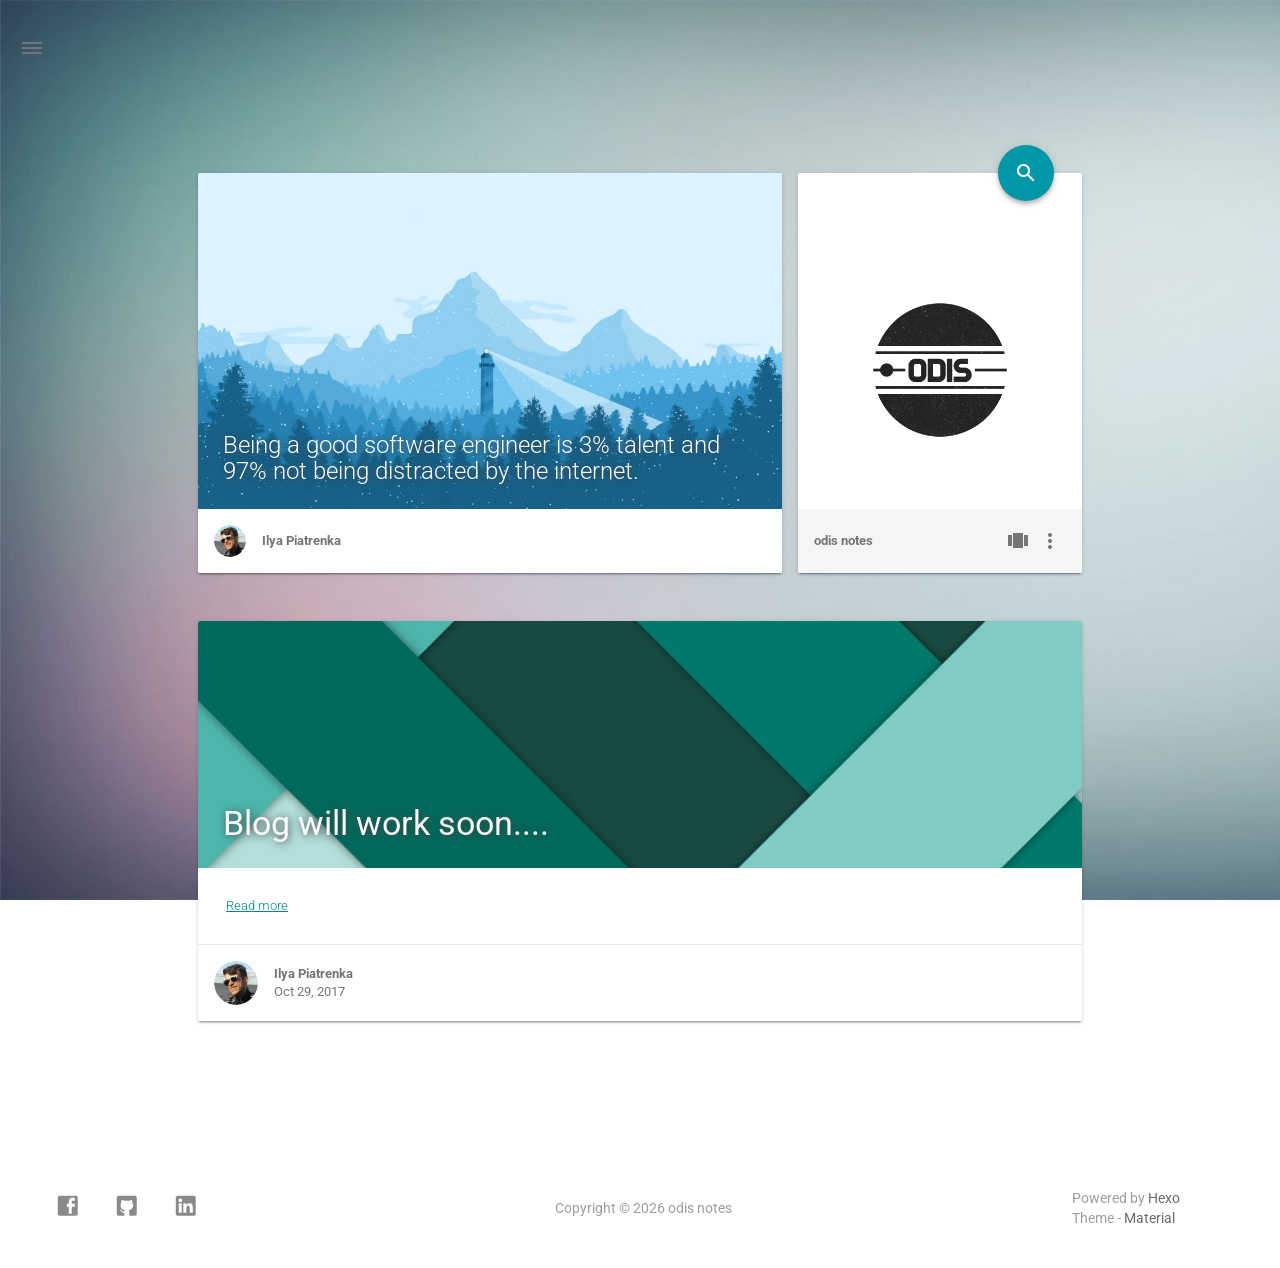
<file: index.html>
<!DOCTYPE html>
<html style="display: none;" lang="en">
    <head>
    <meta charset="utf-8">
    <!--
        © Material Theme
        https://github.com/viosey/hexo-theme-material
        Version: 1.5.0 -->
    <script>
        window.materialVersion = "1.5.0"
        // Delete localstorage with these tags
        window.oldVersion = [
            'codestartv1',
            '1.3.4',
            '1.4.0',
            '1.4.0b1'
        ]
    </script>

    <!-- dns prefetch -->
    <meta http-equiv="x-dns-prefetch-control" content="on">














    <!-- Title -->
    
    <title>
        
        odis notes
    </title>

    <!-- Meta & Info -->
    <meta http-equiv="X-UA-Compatible" content="IE=Edge,chrome=1">
    <meta name="viewport" content="width=device-width, initial-scale=1, user-scalable=no">
    <meta name="format-detection" content="telephone=no"/>
    <meta name="theme-color" content="#0097A7">
    <meta name="author" content="Ilya Piatrenka">
    <meta name="description" itemprop="description" content="odis personal blog">
    <meta name="keywords" content="webdev, JS, ES6, HTML, CSS">

    <!-- Import lsloader -->
    <script>(function(){window.lsloader={jsRunSequence:[],jsnamemap:{},cssnamemap:{}};lsloader.removeLS=function(key){try{localStorage.removeItem(key)}catch(e){}};lsloader.setLS=function(key,val){try{localStorage.setItem(key,val)}catch(e){}};lsloader.getLS=function(key){var val="";try{val=localStorage.getItem(key)}catch(e){val=""}return val};versionString="/*"+(window.materialVersion||"unknownVersion")+"*/";lsloader.clean=function(){try{var keys=[];for(var i=0;i<localStorage.length;i++){keys.push(localStorage.key(i))}keys.forEach(function(key){var data=lsloader.getLS(key);if(window.oldVersion){var remove=window.oldVersion.reduce(function(p,c){return p||data.indexOf("/*"+c+"*/")!==-1},false);if(remove){lsloader.removeLS(key)}}})}catch(e){}};lsloader.clean();lsloader.load=function(jsname,jspath,cssonload,isJs){if(typeof cssonload==="boolean"){isJs=cssonload;cssonload=undefined}isJs=isJs||false;cssonload=cssonload||function(){};var code;code=this.getLS(jsname);if(code&&code.indexOf(versionString)===-1){this.removeLS(jsname);this.requestResource(jsname,jspath,cssonload,isJs);return}if(code){var versionNumber=code.split(versionString)[0];if(versionNumber!=jspath){console.log("reload:"+jspath);this.removeLS(jsname);this.requestResource(jsname,jspath,cssonload,isJs);return}code=code.split(versionString)[1];if(isJs){this.jsRunSequence.push({name:jsname,code:code});this.runjs(jspath,jsname,code)}else{document.getElementById(jsname).appendChild(document.createTextNode(code));cssonload()}}else{this.requestResource(jsname,jspath,cssonload,isJs)}};lsloader.requestResource=function(name,path,cssonload,isJs){var that=this;if(isJs){this.iojs(path,name,function(path,name,code){that.setLS(name,path+versionString+code);that.runjs(path,name,code)})}else{this.iocss(path,name,function(code){document.getElementById(name).appendChild(document.createTextNode(code));that.setLS(name,path+versionString+code)},cssonload)}};lsloader.iojs=function(path,jsname,callback){var that=this;that.jsRunSequence.push({name:jsname,code:""});try{var xhr=new XMLHttpRequest;xhr.open("get",path,true);xhr.onreadystatechange=function(){if(xhr.readyState==4){if(xhr.status>=200&&xhr.status<300||xhr.status==304){if(xhr.response!=""){callback(path,jsname,xhr.response);return}}that.jsfallback(path,jsname)}};xhr.send(null)}catch(e){that.jsfallback(path,jsname)}};lsloader.iocss=function(path,jsname,callback,cssonload){var that=this;try{var xhr=new XMLHttpRequest;xhr.open("get",path,true);xhr.onreadystatechange=function(){if(xhr.readyState==4){if(xhr.status>=200&&xhr.status<300||xhr.status==304){if(xhr.response!=""){callback(xhr.response);cssonload();return}}that.cssfallback(path,jsname,cssonload)}};xhr.send(null)}catch(e){that.cssfallback(path,jsname,cssonload)}};lsloader.iofonts=function(path,jsname,callback,cssonload){var that=this;try{var xhr=new XMLHttpRequest;xhr.open("get",path,true);xhr.onreadystatechange=function(){if(xhr.readyState==4){if(xhr.status>=200&&xhr.status<300||xhr.status==304){if(xhr.response!=""){callback(xhr.response);cssonload();return}}that.cssfallback(path,jsname,cssonload)}};xhr.send(null)}catch(e){that.cssfallback(path,jsname,cssonload)}};lsloader.runjs=function(path,name,code){if(!!name&&!!code){for(var k in this.jsRunSequence){if(this.jsRunSequence[k].name==name){this.jsRunSequence[k].code=code}}}if(!!this.jsRunSequence[0]&&!!this.jsRunSequence[0].code&&this.jsRunSequence[0].status!="failed"){var script=document.createElement("script");script.appendChild(document.createTextNode(this.jsRunSequence[0].code));script.type="text/javascript";document.getElementsByTagName("head")[0].appendChild(script);this.jsRunSequence.shift();if(this.jsRunSequence.length>0){this.runjs()}}else if(!!this.jsRunSequence[0]&&this.jsRunSequence[0].status=="failed"){var that=this;var script=document.createElement("script");script.src=this.jsRunSequence[0].path;script.type="text/javascript";this.jsRunSequence[0].status="loading";script.onload=function(){that.jsRunSequence.shift();if(that.jsRunSequence.length>0){that.runjs()}};document.body.appendChild(script)}};lsloader.tagLoad=function(path,name){this.jsRunSequence.push({name:name,code:"",path:path,status:"failed"});this.runjs()};lsloader.jsfallback=function(path,name){if(!!this.jsnamemap[name]){return}else{this.jsnamemap[name]=name}for(var k in this.jsRunSequence){if(this.jsRunSequence[k].name==name){this.jsRunSequence[k].code="";this.jsRunSequence[k].status="failed";this.jsRunSequence[k].path=path}}this.runjs()};lsloader.cssfallback=function(path,name,cssonload){if(!!this.cssnamemap[name]){return}else{this.cssnamemap[name]=1}var link=document.createElement("link");link.type="text/css";link.href=path;link.rel="stylesheet";link.onload=link.onerror=cssonload;var root=document.getElementsByTagName("script")[0];root.parentNode.insertBefore(link,root)};lsloader.runInlineScript=function(scriptId,codeId){var code=document.getElementById(codeId).innerText;this.jsRunSequence.push({name:scriptId,code:code});this.runjs()};lsloader.loadCombo=function(jslist){var updateList="";var requestingModules={};for(var k in jslist){var LS=this.getLS(jslist[k].name);if(!!LS){var version=LS.split(versionString)[0];var code=LS.split(versionString)[1]}else{var version=""}if(version==jslist[k].path){this.jsRunSequence.push({name:jslist[k].name,code:code,path:jslist[k].path})}else{this.jsRunSequence.push({name:jslist[k].name,code:null,path:jslist[k].path,status:"comboloading"});requestingModules[jslist[k].name]=true;updateList+=(updateList==""?"":";")+jslist[k].path}}var that=this;if(!!updateList){var xhr=new XMLHttpRequest;xhr.open("get",combo+updateList,true);xhr.onreadystatechange=function(){if(xhr.readyState==4){if(xhr.status>=200&&xhr.status<300||xhr.status==304){if(xhr.response!=""){that.runCombo(xhr.response,requestingModules);return}}else{for(var i in that.jsRunSequence){if(requestingModules[that.jsRunSequence[i].name]){that.jsRunSequence[i].status="failed"}}that.runjs()}}};xhr.send(null)}this.runjs()};lsloader.runCombo=function(comboCode,requestingModules){comboCode=comboCode.split("/*combojs*/");comboCode.shift();for(var k in this.jsRunSequence){if(!!requestingModules[this.jsRunSequence[k].name]&&!!comboCode[0]){this.jsRunSequence[k].status="comboJS";this.jsRunSequence[k].code=comboCode[0];this.setLS(this.jsRunSequence[k].name,this.jsRunSequence[k].path+versionString+comboCode[0]);comboCode.shift()}}this.runjs()}})();</script>

    <!-- Import queue -->
    <script>function Queue(){this.dataStore=[];this.offer=b;this.poll=d;this.execNext=a;this.debug=false;this.startDebug=c;function b(e){if(this.debug){console.log("Offered a Queued Function.")}if(typeof e==="function"){this.dataStore.push(e)}else{console.log("You must offer a function.")}}function d(){if(this.debug){console.log("Polled a Queued Function.")}return this.dataStore.shift()}function a(){var e=this.poll();if(e!==undefined){if(this.debug){console.log("Run a Queued Function.")}e()}}function c(){this.debug=true}}var queue=new Queue();</script>

    <!-- Favicons -->
    <link rel="icon shortcut" type="image/ico" href="/img/favicon.png">
    <link rel="icon" sizes="192x192" href="/img/favicon.png">
    <link rel="apple-touch-icon" href="/img/favicon.png">

    <!--iOS -->
    <meta name="apple-mobile-web-app-title" content="Title">
    <meta name="apple-mobile-web-app-capable" content="yes">
    <meta name="apple-mobile-web-app-status-bar-style" content="black">
    <meta name="HandheldFriendly" content="True">
    <meta name="MobileOptimized" content="480">

    <!-- Add to homescreen for Chrome on Android -->
    <meta name="mobile-web-app-capable" content="yes">

    <!-- Add to homescreen for Safari on iOS -->
    <meta name="apple-mobile-web-app-capable" content="yes">
    <meta name="apple-mobile-web-app-status-bar-style" content="black">
    <meta name="apple-mobile-web-app-title" content="odis notes">

    <!-- Site Verification -->
    <meta name="google-site-verification" content="OnnzvPgieLrBfv8_fchUfKrAUrSFLVonWp3-fIS7Mv8" />
    

    <!-- RSS -->
    

    <!--[if lte IE 9]>
        <link rel="stylesheet" href="/css/ie-blocker.css">

        
            <script src="/js/ie-blocker.en.js"></script>
        
    <![endif]-->

    <!-- Import CSS -->
    
        <style id="material_css"></style><script>if(typeof window.lsLoadCSSMaxNums === "undefined")window.lsLoadCSSMaxNums = 0;window.lsLoadCSSMaxNums++;lsloader.load("material_css","/css/material.min.css?Z7a72R1E4SxzBKR/WGctOA==",function(){if(typeof window.lsLoadCSSNums === "undefined")window.lsLoadCSSNums = 0;window.lsLoadCSSNums++;if(window.lsLoadCSSNums == window.lsLoadCSSMaxNums)document.documentElement.style.display="";}, false)</script>
        <style id="style_css"></style><script>if(typeof window.lsLoadCSSMaxNums === "undefined")window.lsLoadCSSMaxNums = 0;window.lsLoadCSSMaxNums++;lsloader.load("style_css","/css/style.min.css?MKetZV3cUTfDxvMffaOezg==",function(){if(typeof window.lsLoadCSSNums === "undefined")window.lsLoadCSSNums = 0;window.lsLoadCSSNums++;if(window.lsLoadCSSNums == window.lsLoadCSSMaxNums)document.documentElement.style.display="";}, false)</script>

        
            
        

    

    

    <!-- Config CSS -->

<!-- Other Styles -->
<style>
  body, html {
    font-family: Roboto, "Helvetica Neue", Helvetica, "PingFang SC", "Hiragino Sans GB", "Microsoft YaHei", "微软雅黑", Arial, sans-serif;
    overflow-x: hidden !important;
  }
  
  code {
    font-family: Consolas, Monaco, 'Andale Mono', 'Ubuntu Mono', monospace;
  }

  a {
    color: #00838F;
  }

  .mdl-card__media,
  #search-label,
  #search-form-label:after,
  #scheme-Paradox .hot_tags-count,
  #scheme-Paradox .sidebar_archives-count,
  #scheme-Paradox .sidebar-colored .sidebar-header,
  #scheme-Paradox .sidebar-colored .sidebar-badge{
    background-color: #0097A7 !important;
  }

  /* Sidebar User Drop Down Menu Text Color */
  #scheme-Paradox .sidebar-colored .sidebar-nav>.dropdown>.dropdown-menu>li>a:hover,
  #scheme-Paradox .sidebar-colored .sidebar-nav>.dropdown>.dropdown-menu>li>a:focus {
    color: #0097A7 !important;
  }

  #post_entry-right-info,
  .sidebar-colored .sidebar-nav li:hover > a,
  .sidebar-colored .sidebar-nav li:hover > a i,
  .sidebar-colored .sidebar-nav li > a:hover,
  .sidebar-colored .sidebar-nav li > a:hover i,
  .sidebar-colored .sidebar-nav li > a:focus i,
  .sidebar-colored .sidebar-nav > .open > a,
  .sidebar-colored .sidebar-nav > .open > a:hover,
  .sidebar-colored .sidebar-nav > .open > a:focus,
  #ds-reset #ds-ctx .ds-ctx-entry .ds-ctx-head a {
    color: #0097A7 !important;
  }

  .toTop {
    background: #757575 !important;
  }

  .material-layout .material-post>.material-nav,
  .material-layout .material-index>.material-nav,
  .material-nav a {
    color: #757575;
  }

  #scheme-Paradox .MD-burger-layer {
    background-color: #757575;
  }

  #scheme-Paradox #post-toc-trigger-btn {
    color: #757575;
  }

  .post-toc a:hover {
    color: #00838F;
    text-decoration: underline;
  }

</style>


<!-- Theme Background Related-->

    <style>
      body{
        background-image: url(/img/bg.png);
      }
    </style>




<!-- Fade Effect -->

    <style>
      .fade {
        transition: all 800ms linear;
        -webkit-transform: translate3d(0,0,0);
        -moz-transform: translate3d(0,0,0);
        -ms-transform: translate3d(0,0,0);
        -o-transform: translate3d(0,0,0);
        transform: translate3d(0,0,0);
        opacity: 1;
      }

      .fade.out{
        opacity: 0;
      }
    </style>


<!-- Import Font -->
<!-- Import Roboto -->

    <link href="https://fonts.googleapis.com/css?family=Roboto:300,400,500" rel="stylesheet">


<!-- Import Material Icon -->

    <link href="https://fonts.googleapis.com/icon?family=Material+Icons" rel="stylesheet">




    <!-- Import jQuery -->
    
        <script>lsloader.load("jq_js","/js/jquery.min.js?qcusAULNeBksqffqUM2+Ig==", true)</script>
    

    <!-- The Open Graph protocol -->
    <meta property="og:url" content="http://www.odis.me">
    <meta property="og:type" content="blog">
    <meta property="og:title" content="odis notes">
    <meta property="og:image" content="http://www.odis.me/img/favicon.png" />
    <meta property="og:description" content="odis personal blog">
    

    

    <!-- The Twitter Card protocol -->
    <meta name="twitter:title" content="odis notes">
    <meta name="twitter:description" content="odis personal blog">
    <meta name="twitter:image" content="http://www.odis.me/img/favicon.png">
    <meta name="twitter:card" content="summary_large_image" />
    <meta name="twitter:url" content="http://www.odis.me" />

    <!-- Add canonical link for SEO -->
    
        <link rel="canonical" href="http://www.odis.me" />
    

    <!-- Structured-data for SEO -->
    
        
<script type="application/ld+json">
{
    "@context": "http://schema.org",
    "@type": "Website",
    "publisher": {
        "@type": "Organization",
        "name": "odis notes",
        "logo": "/img/favicon.png"
    },
    "url": "http://www.odis.me",
    "image": {
        "@type": "ImageObject",
        "url": "/img/favicon.png"
    },
    "mainEntityOfPage": {
        "@type": "WebPage",
        "@id": "http://www.odis.me"
    },
    "description": "odis personal blog"
}
</script>




    

    <!-- Analytics -->
    
        <script>
    (function(i,s,o,g,r,a,m){i['GoogleAnalyticsObject']=r;i[r]=i[r]||function(){
    (i[r].q=i[r].q||[]).push(arguments)},i[r].l=1*new Date();a=s.createElement(o),
    m=s.getElementsByTagName(o)[0];a.async=1;a.src=g;m.parentNode.insertBefore(a,m)
    })(window,document,'script','https://www.google-analytics.com/analytics.js','ga');
    ga('create', 'UA-53342195-3', 'auto');ga('send', 'pageview');
</script>
    
    
    

    <!-- Custom Head -->
    

</head>


    
        <body id="scheme-Paradox" class="lazy">
            <div class="material-layout  mdl-js-layout has-drawer is-upgraded">
                

                <!-- Main Container -->
                <main class="material-layout__content" id="main">

                    <!-- Top Anchor -->
                    <div id="top"></div>

                    
                        <!-- Hamburger Button -->
                        <button class="MD-burger-icon sidebar-toggle">
                            <span class="MD-burger-layer"></span>
                        </button>
                    

                    <!-- Index Module -->
<div class="material-index mdl-grid">
    
        <!-- Paradox Header -->
        <!-- Daily pic -->
<div class="mdl-card mdl-shadow--2dp daily-pic mdl-cell mdl-cell--8-col index-top-block">

    <!-- Pic & Slogan -->
    <div class="mdl-card__media mdl-color-text--grey-50" style="background-image:url(/img/daily_pic.png)">
        <p class="index-top-block-slogan"><a href="#">
        
            
                Being a good software engineer is 3% talent and 97% not being distracted by the internet.
            
        
        </a></p>
    </div>

    <!-- Avatar & Name -->
    <div class="mdl-card__supporting-text meta mdl-color-text--grey-600">
        <!-- Author Avatar -->
        <div id="author-avatar">
            <img src="/img/avatar.png" width="32px" height="32px" alt="avatar">
        </div>
        <div>
            <strong>Ilya Piatrenka</strong>
        </div>
    </div>
</div>

        <!-- Blog info -->
<div class="mdl-card mdl-shadow--2dp something-else mdl-cell mdl-cell--8-col mdl-cell--4-col-desktop index-top-block">

    <!-- Search -->
    




    <!-- Local -->
    <div class="mdl-textfield mdl-js-textfield mdl-textfield--expandable" method="post" action="">
        <label id="search-label" class="mdl-button mdl-js-ripple-effect mdl-js-button mdl-button--fab mdl-color--accent mdl-shadow--4dp" for="search">
            <i class="material-icons mdl-color-text--white" role="presentation">search</i>
        </label>

        <form autocomplete="off" id="search-form" class="mdl-textfield__expandable-holder">
            <input type="text" id="search" class="form-control mdl-textfield__input search-input" name="q" results="0" placeholder=""/>
            <label id="search-form-label" class="mdl-textfield__label" for="search"></label>
        </form>
    </div>
    <div id="local-search-result"></div>



    <!-- LOGO -->
    <div class="something-else-logo mdl-color--white mdl-color-text--grey-600">
        <a href="#" target="_blank">
            <img src="/img/logo.png" alt="logo" />
        </a>
    </div>

    <!-- Infomation -->
    <div class="mdl-card__supporting-text meta meta--fill mdl-color-text--grey-600">
        <!-- Blog Title -->
        <div>
            <strong>odis notes</strong>
        </div>
        <div class="section-spacer"></div>

        <!-- Pages -->
        <button id="show-pages-button" class="mdl-button mdl-js-button mdl-js-ripple-effect mdl-button--icon">
            <i class="material-icons" role="presentation">view_carousel</i>
            <span class="visuallyhidden">Pages</span>
        </button>
        <ul class="mdl-menu mdl-js-menu mdl-menu--bottom-right" for="show-pages-button">
            
                <a class="index_share-link" href="/about" title="About">
                    <li class="mdl-menu__item mdl-js-ripple-effect">
                        About
                    </li>
                </a>
            
        </ul>

        <!-- Menu -->
        <button id="menubtn" class="mdl-button mdl-js-button mdl-js-ripple-effect mdl-button--icon">
            <i class="material-icons" role="presentation">more_vert</i>
            <span class="visuallyhidden">show menu</span>
        </button>
        <ul class="mdl-menu mdl-js-menu mdl-menu--bottom-right" for="menubtn">
            

            

            

            
                <a class="index_share-link" href="https://twitter.com/intent/tweet?text=odis notes&url=http://www.odis.me&via=Ilya Piatrenka" target="_blank">
                    <li class="mdl-menu__item mdl-js-ripple-effect">
                        Share to Twitter
                    </li>
                </a>
            

            
                <a class="index_share-link" href="https://www.facebook.com/sharer/sharer.php?u=http://www.odis.me" target="_blank">
                    <li class="mdl-menu__item mdl-js-ripple-effect">
                        Share to Facebook
                    </li>
                </a>
            

            
                <a class="index_share-link" href="https://plus.google.com/share?url=http://www.odis.me" target="_blank">
                    <li class="mdl-menu__item mdl-js-ripple-effect">
                        Share to Google+
                    </li>
                </a>
            

            

            

            
        </ul>
    </div>
</div>

    
    <div class="locate-thumbnail-symbol"></div>

    <!-- Pin on top -->
    

    <!-- Normal Post -->
    
        
            
                <!-- Paradox Thumbnail -->
                <div class="post_entry-module mdl-card mdl-shadow--2dp mdl-cell mdl-cell--12-col fade out">
    <!-- Post Thumbnail -->
    
        
            <!-- Random Thumbnail -->
            <div class="post_thumbnail-random mdl-card__media mdl-color-text--grey-50">
        
    

        <!-- Post Title -->
        <p class="article-headline-p"><a href="/2017/10/29/work-soon/">Blog will work soon....</a></p>
    </div>

    <!-- Post Excerpt -->
    <div class="mdl-color-text--grey-600 mdl-card__supporting-text post_entry-content">
        
            
        
        &nbsp;&nbsp;&nbsp;
        <span>
            <a href="/2017/10/29/work-soon/" target="_self">Read more</a>
        </span>
    </div>
    <!-- Post_entry Info-->
    <div id="post_entry-info">
        <div id="post_entry-left-info" class="mdl-card__supporting-text meta mdl-color-text--grey-600 ">
            <!-- Author Avatar -->
            <div id="author-avatar">
                <img src="/img/avatar.png" width="44px" height="44px" alt="Ilya Piatrenka's avatar">
            </div>
            <div>
                <strong>Ilya Piatrenka</strong>
                <span>Oct 29, 2017</span>
            </div>
        </div>
        <div id="post_entry-right-info">
          

            

            

            <!-- Post Views -->
            <span class="post_entry-views">
            </span>
        </div>
    </div>
</div>

            
            
        
    

    

    
        <script type="text/ls-javascript" id="thumbnail-script">
    var randomNum;

    var locatePost = $('.locate-thumbnail-symbol').next();
    for(var i = 0; i < 10; i++) {
        randomNum = Math.floor(Math.random() * 19 + 1);

        locatePost.children('.post_thumbnail-random').attr('id', 'random_thumbnail-'+randomNum);
        locatePost.children('.post_thumbnail-random').attr('data-original', '/img/random/material-' + randomNum + '.png');
    $('.post_thumbnail-random').addClass('lazy');

        locatePost = locatePost.next();
    }
</script>

    
</div>


                    
                        <!-- Overlay For Active Sidebar -->
<div class="sidebar-overlay"></div>

<!-- Material sidebar -->
<aside id="sidebar" class="sidebar sidebar-colored sidebar-fixed-left" role="navigation">
    <div id="sidebar-main">
        <!-- Sidebar Header -->
        <div class="sidebar-header header-cover" style="background-image: url(/img/sidebar_header.png);">
    <!-- Top bar -->
    <div class="top-bar"></div>

    <!-- Sidebar toggle button -->
    <button type="button" class="sidebar-toggle mdl-button mdl-js-button mdl-js-ripple-effect mdl-button--icon" style="display: initial;" data-upgraded=",MaterialButton,MaterialRipple">
        <i class="material-icons">clear_all</i>
        <span class="mdl-button__ripple-container">
            <span class="mdl-ripple">
            </span>
        </span>
    </button>

    <!-- Sidebar Avatar -->
    <div class="sidebar-image">
        <img src="/img/avatar.png" alt="Ilya Piatrenka's avatar">
    </div>

    <!-- Sidebar Email -->
    <a data-toggle="dropdown" class="sidebar-brand" href="#settings-dropdown">
        petrenko.ilia@gmail.com
        <b class="caret"></b>
    </a>
</div>


        <!-- Sidebar Navigation  -->
        <ul class="nav sidebar-nav">
    <!-- User dropdown  -->
    <li class="dropdown">
        <ul id="settings-dropdown" class="dropdown-menu">
            
                <li>
                    <a href="mailto:petrenko.ilia@gmail.com" target="_blank" title="Email Me">
                        
                            <i class="material-icons sidebar-material-icons sidebar-indent-left1pc-element">email</i>
                        
                        Email Me
                    </a>
                </li>
            
        </ul>
    </li>

    <!-- Homepage -->
    
        <li id="sidebar-first-li">
            <a href="/">
                
                    <i class="material-icons sidebar-material-icons">home</i>
                
                Home
            </a>
        </li>
        
    

    <!-- Archives  -->
    
        <li class="dropdown">
            <a href="#" class="ripple-effect dropdown-toggle" data-toggle="dropdown">
                
                    <i class="material-icons sidebar-material-icons">inbox</i>
                
                    Archives
                <b class="caret"></b>
            </a>
            <ul class="dropdown-menu">
            <li>
                <a class="sidebar_archives-link" href="/archives/2017/10/">October 2017<span class="sidebar_archives-count">1</span></a>
            </ul>
        </li>
        
    

    <!-- Categories  -->
    

    <!-- Pages  -->
    
        <li>
            <a href="/about" title="About">
                
                    <i class="material-icons sidebar-material-icons">person</i>
                
                About
            </a>
        </li>
        
    

    <!-- Article Number  -->
    
</ul>


        <!-- Sidebar Footer -->
        <!--
I'm glad you use this theme, the development is no so easy, I hope you can keep the copyright, I will thank you so much.
If you still want to delete the copyrights, could you still retain the first one? Which namely "Theme Material"
It will not impact the appearance and can give developers a lot of support :)

很高兴您使用并喜欢该主题，开发不易 十分谢谢与希望您可以保留一下版权声明。
如果您仍然想删除的话 能否只保留第一项呢？即 "Theme Material"
它不会影响美观并可以给开发者很大的支持和动力。 :)
-->

<!-- Sidebar Divider -->

    <div class="sidebar-divider"></div>


<!-- Theme Material -->

    <a href="https://github.com/viosey/hexo-theme-material"  class="sidebar-footer-text-a" target="_blank">
        <div class="sidebar-text mdl-button mdl-js-button mdl-js-ripple-effect sidebar-footer-text-div" data-upgraded=",MaterialButton,MaterialRipple">
            Theme - Material
            <span class="sidebar-badge badge-circle">i</span>
        </div>
    </a>


<!-- Help & Support -->
<!--

-->

<!-- Feedback -->
<!--

-->

<!-- About Theme -->
<!--

-->

    </div>

    <!-- Sidebar Image -->
    

</aside>

                    

                    
                        <!-- Footer Top Button -->
                        <div id="back-to-top" class="toTop-wrap">
    <a href="#top" class="toTop">
        <i class="material-icons footer_top-i">expand_less</i>
    </a>
</div>

                    

                    <!--Footer-->
<footer class="mdl-mini-footer" id="bottom">
    
        <!-- Paradox Footer Left Section -->
        <div class="mdl-mini-footer--left-section sns-list">
    <!-- Twitter -->
    

    <!-- Facebook -->
    
        <a href="https://www.facebook.com/piatrenka.ilia" target="_blank">
            <button class="mdl-mini-footer--social-btn social-btn footer-sns-facebook">
                <span class="visuallyhidden">Facebook</span>
            </button><!--
     --></a>
    

    <!-- Google + -->
    

    <!-- Weibo -->
    

    <!-- Instagram -->
    

    <!-- Tumblr -->
    

    <!-- Github -->
    
        <a href="https://github.com/odisei369" target="_blank">
            <button class="mdl-mini-footer--social-btn social-btn footer-sns-github">
                <span class="visuallyhidden">Github</span>
            </button><!--
     --></a>
    

    <!-- LinkedIn -->
    
        <a href="https://www.linkedin.com/in/ilya-piatrenka-00a25ab8/" target="_blank">
            <button class="mdl-mini-footer--social-btn social-btn footer-sns-linkedin">
                <span class="visuallyhidden">LinkedIn</span>
            </button><!--
     --></a>
    

    <!-- Zhihu -->
    

    <!-- Bilibili -->
    

    <!-- Telegram -->
    
    
    <!-- V2EX -->
    
</div>


        <!--Copyright-->
        <div id="copyright">
            Copyright&nbsp;©<script type="text/javascript">var fd = new Date();document.write("&nbsp;" + fd.getFullYear() + "&nbsp;");</script>odis notes
            
        </div>

        <!-- Paradox Footer Right Section -->

        <!--
        I am glad you use this theme, the development is no so easy, I hope you can keep the copyright.
        It will not impact the appearance and can give developers a lot of support :)

        很高兴您使用该主题，开发不易，希望您可以保留一下版权声明。
        它不会影响美观并可以给开发者很大的支持。 :)
        -->

        <div class="mdl-mini-footer--right-section">
            <div>
                <div class="footer-develop-div">Powered by <a href="https://hexo.io" target="_blank" class="footer-develop-a">Hexo</a></div>
                <div class="footer-develop-div">Theme - <a href="https://github.com/viosey/hexo-theme-material" target="_blank" class="footer-develop-a">Material</a></div>
            </div>
        </div>
    
</footer>


                    <!-- Import JS File -->

    <script>lsloader.load("lazyload_js","/js/lazyload.min.js?1BcfzuNXqV+ntF6gq+5X3Q==", true)</script>



    <script>lsloader.load("js_js","/js/js.min.js?V/53wGualMuiPM3xoetD5Q==", true)</script>



    <script>lsloader.load("np_js","/js/nprogress.js?pl3Qhb9lvqR1FlyLUna1Yw==", true)</script>


<script type="text/ls-javascript" id="NProgress-script">
    NProgress.configure({
        showSpinner: true
    });
    NProgress.start();
    $('#nprogress .bar').css({
        'background': '#29d'
    });
    $('#nprogress .peg').css({
        'box-shadow': '0 0 10px #29d, 0 0 15px #29d'
    });
    $('#nprogress .spinner-icon').css({
        'border-top-color': '#29d',
        'border-left-color': '#29d'
    });
    setTimeout(function() {
        NProgress.done();
        $('.fade').removeClass('out');
    }, 800);
</script>









   <!-- 使用 DISQUS js 代码 -->





    <!-- Swiftye -->
    

    <!-- Local Search-->
    
        <script type="text/ls-javascript" id="search-local-js-script">
    var searchFunc = function(path, search_id, content_id) {
        'use strict';
        $.ajax({
            url: path,
            dataType: 'xml',
            success: function( xmlResponse ) {
                // get the contents from search data
                var datas = $( 'entry', xmlResponse ).map(function() {
                    return {
                        title: $( 'title', this ).text(),
                        content: $('content',this).text(),
                        url: $( 'url' , this).text()
                    };
                }).get();
                var $input = document.getElementById(search_id);
                var $resultContent = document.getElementById(content_id);
                $input.addEventListener('input', function() {
                    var str='<ul class=\"search-result-list\">';
                    var keywords = this.value.trim().toLowerCase().split(/[\s\-]+/);
                    $resultContent.innerHTML = '';
                    if (this.value.trim().length <= 0) {
                        return;
                    }
                    // perform local searching
                    datas.forEach(function(data) {
                        var isMatch = true;
                        var content_index = [];
                        var data_title = data.title.trim().toLowerCase();
                        var data_content = data.content.trim().replace(/<[^>]+>/g,'').toLowerCase();
                        var data_url = data.url;
                        var index_title = -1;
                        var index_content = -1;
                        var first_occur = -1;
                        // only match artiles with not empty titles and contents
                        if(data_title !== '' && data_content !== '') {
                            keywords.forEach(function(keyword, i) {
                                index_title = data_title.indexOf(keyword);
                                index_content = data_content.indexOf(keyword);
                                if( index_title < 0 && index_content < 0 ) {
                                    isMatch = false;
                                } else {
                                    if (index_content < 0) {
                                        index_content = 0;
                                    }
                                    if (i === 0) {
                                        first_occur = index_content;
                                    }
                                }
                            });
                        }
                        // show search results
                        if (isMatch) {
                            str += '<li><a href="'+ data_url +'" class="search-result-title" target="_blank">'+ data_title;
                            var content = data.content.trim().replace(/<[^>]+>/g, '');
                            if (first_occur >= 0) {
                                // cut out characters
                                var start = first_occur - 6;
                                var end = first_occur + 6;
                                if (start < 0) {
                                    start = 0;
                                }
                                if (start === 0) {
                                    end = 10;
                                }
                                if (end > content.length) {
                                    end = content.length;
                                }
                                var match_content = content.substr(start, end);
                                // highlight all keywords
                                keywords.forEach(function(keyword) {
                                    var regS = new RegExp(keyword, 'gi');
                                    match_content = match_content.replace(regS, '<em class="search-keyword">'+keyword+'</em>');
                                })
                                str += '<p class="search-result">' + match_content + '...</p>' +'</a>';
                            }
                        }
                    });
                    $resultContent.innerHTML = str;
                });
            }
        });
    }
</script>


        <script type="text/ls-javascript" id="search-input-script">
            var inputArea = document.querySelector('#search');
            var getSearchFile = function() {
                var path = 'search.xml';
                searchFunc(path, 'search', 'local-search-result');
            }

            if(inputArea) {
                inputArea.onfocus = function() {
                    getSearchFile();
                }
            }
        </script>
    


<!-- UC Browser Compatible -->
<script>
	var agent = navigator.userAgent.toLowerCase();
	if(agent.indexOf('ucbrowser')>0) {
		document.write('<link rel="stylesheet" href="/css/uc.css">');
	   alert('由于 UC 浏览器使用极旧的内核，而本网站使用了一些新的特性。\n为了您能更好的浏览，推荐使用 Chrome 或 Firefox 浏览器。');
	}
</script>

<!-- Import prettify js  -->

    



<!-- Window Load -->
<!-- add class for prettify -->
<script type="text/ls-javascript" id="window-load">
    $(window).on('load', function() {
        // Post_Toc parent position fixed
        $('.post-toc-wrap').parent('.mdl-menu__container').css('position', 'fixed');
    });

    
        
    
    
</script>

<!-- MathJax Load-->


<!-- Bing Background -->


<script type="text/ls-javascript" id="lazy-load">
    // Offer LazyLoad
    queue.offer(function(){
        $('.lazy').lazyload({
            effect : 'show'
        });
    });

    // Start Queue
    $(document).ready(function(){
        setInterval(function(){
            queue.execNext();
        },200);
    });
</script>

<!-- Custom Footer -->



<script>
    (function(){
        var scriptList = document.querySelectorAll('script[type="text/ls-javascript"]')

        for (var i = 0; i < scriptList.length; ++i) {
            var item = scriptList[i];
            lsloader.runInlineScript(item.id,item.id);
        }
    })()
console.log('\n %c © Material Theme | Version: 1.5.0 | https://github.com/viosey/hexo-theme-material %c \n', 'color:#455a64;background:#e0e0e0;padding:5px 0;border-top-left-radius:5px;border-bottom-left-radius:5px;', 'color:#455a64;background:#e0e0e0;padding:5px 0;border-top-right-radius:5px;border-bottom-right-radius:5px;');
</script>

                </main>
            </div>
        </body>
    
</html>
</file>
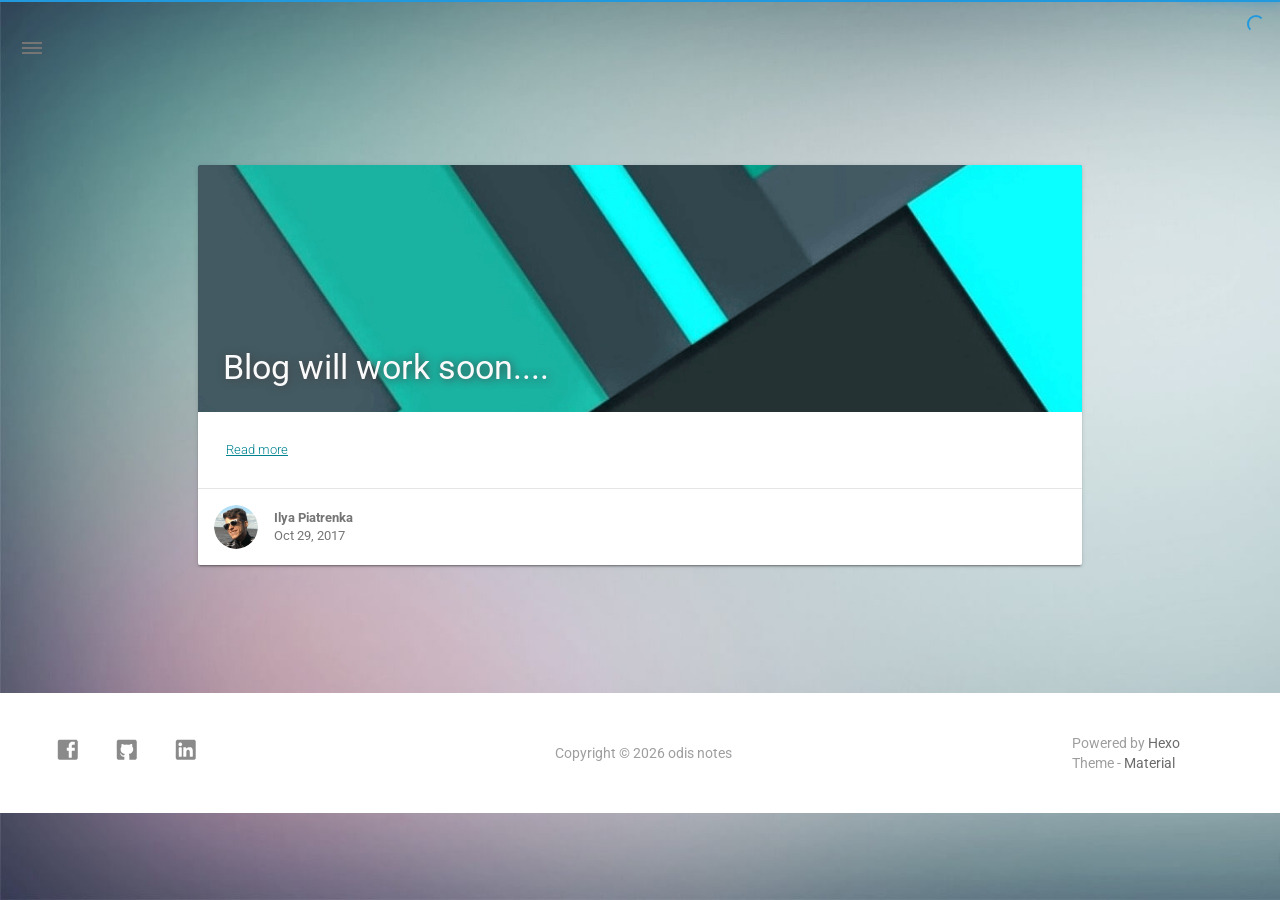
<file: archives/index.html>
<!DOCTYPE html>
<html style="display: none;" lang="en">
    <head>
    <meta charset="utf-8">
    <!--
        © Material Theme
        https://github.com/viosey/hexo-theme-material
        Version: 1.5.0 -->
    <script>
        window.materialVersion = "1.5.0"
        // Delete localstorage with these tags
        window.oldVersion = [
            'codestartv1',
            '1.3.4',
            '1.4.0',
            '1.4.0b1'
        ]
    </script>

    <!-- dns prefetch -->
    <meta http-equiv="x-dns-prefetch-control" content="on">














    <!-- Title -->
    
    <title>
        
            Archives | 
        
        odis notes
    </title>

    <!-- Meta & Info -->
    <meta http-equiv="X-UA-Compatible" content="IE=Edge,chrome=1">
    <meta name="viewport" content="width=device-width, initial-scale=1, user-scalable=no">
    <meta name="format-detection" content="telephone=no"/>
    <meta name="theme-color" content="#0097A7">
    <meta name="author" content="Ilya Piatrenka">
    <meta name="description" itemprop="description" content="odis personal blog">
    <meta name="keywords" content="webdev, JS, ES6, HTML, CSS">

    <!-- Import lsloader -->
    <script>(function(){window.lsloader={jsRunSequence:[],jsnamemap:{},cssnamemap:{}};lsloader.removeLS=function(key){try{localStorage.removeItem(key)}catch(e){}};lsloader.setLS=function(key,val){try{localStorage.setItem(key,val)}catch(e){}};lsloader.getLS=function(key){var val="";try{val=localStorage.getItem(key)}catch(e){val=""}return val};versionString="/*"+(window.materialVersion||"unknownVersion")+"*/";lsloader.clean=function(){try{var keys=[];for(var i=0;i<localStorage.length;i++){keys.push(localStorage.key(i))}keys.forEach(function(key){var data=lsloader.getLS(key);if(window.oldVersion){var remove=window.oldVersion.reduce(function(p,c){return p||data.indexOf("/*"+c+"*/")!==-1},false);if(remove){lsloader.removeLS(key)}}})}catch(e){}};lsloader.clean();lsloader.load=function(jsname,jspath,cssonload,isJs){if(typeof cssonload==="boolean"){isJs=cssonload;cssonload=undefined}isJs=isJs||false;cssonload=cssonload||function(){};var code;code=this.getLS(jsname);if(code&&code.indexOf(versionString)===-1){this.removeLS(jsname);this.requestResource(jsname,jspath,cssonload,isJs);return}if(code){var versionNumber=code.split(versionString)[0];if(versionNumber!=jspath){console.log("reload:"+jspath);this.removeLS(jsname);this.requestResource(jsname,jspath,cssonload,isJs);return}code=code.split(versionString)[1];if(isJs){this.jsRunSequence.push({name:jsname,code:code});this.runjs(jspath,jsname,code)}else{document.getElementById(jsname).appendChild(document.createTextNode(code));cssonload()}}else{this.requestResource(jsname,jspath,cssonload,isJs)}};lsloader.requestResource=function(name,path,cssonload,isJs){var that=this;if(isJs){this.iojs(path,name,function(path,name,code){that.setLS(name,path+versionString+code);that.runjs(path,name,code)})}else{this.iocss(path,name,function(code){document.getElementById(name).appendChild(document.createTextNode(code));that.setLS(name,path+versionString+code)},cssonload)}};lsloader.iojs=function(path,jsname,callback){var that=this;that.jsRunSequence.push({name:jsname,code:""});try{var xhr=new XMLHttpRequest;xhr.open("get",path,true);xhr.onreadystatechange=function(){if(xhr.readyState==4){if(xhr.status>=200&&xhr.status<300||xhr.status==304){if(xhr.response!=""){callback(path,jsname,xhr.response);return}}that.jsfallback(path,jsname)}};xhr.send(null)}catch(e){that.jsfallback(path,jsname)}};lsloader.iocss=function(path,jsname,callback,cssonload){var that=this;try{var xhr=new XMLHttpRequest;xhr.open("get",path,true);xhr.onreadystatechange=function(){if(xhr.readyState==4){if(xhr.status>=200&&xhr.status<300||xhr.status==304){if(xhr.response!=""){callback(xhr.response);cssonload();return}}that.cssfallback(path,jsname,cssonload)}};xhr.send(null)}catch(e){that.cssfallback(path,jsname,cssonload)}};lsloader.iofonts=function(path,jsname,callback,cssonload){var that=this;try{var xhr=new XMLHttpRequest;xhr.open("get",path,true);xhr.onreadystatechange=function(){if(xhr.readyState==4){if(xhr.status>=200&&xhr.status<300||xhr.status==304){if(xhr.response!=""){callback(xhr.response);cssonload();return}}that.cssfallback(path,jsname,cssonload)}};xhr.send(null)}catch(e){that.cssfallback(path,jsname,cssonload)}};lsloader.runjs=function(path,name,code){if(!!name&&!!code){for(var k in this.jsRunSequence){if(this.jsRunSequence[k].name==name){this.jsRunSequence[k].code=code}}}if(!!this.jsRunSequence[0]&&!!this.jsRunSequence[0].code&&this.jsRunSequence[0].status!="failed"){var script=document.createElement("script");script.appendChild(document.createTextNode(this.jsRunSequence[0].code));script.type="text/javascript";document.getElementsByTagName("head")[0].appendChild(script);this.jsRunSequence.shift();if(this.jsRunSequence.length>0){this.runjs()}}else if(!!this.jsRunSequence[0]&&this.jsRunSequence[0].status=="failed"){var that=this;var script=document.createElement("script");script.src=this.jsRunSequence[0].path;script.type="text/javascript";this.jsRunSequence[0].status="loading";script.onload=function(){that.jsRunSequence.shift();if(that.jsRunSequence.length>0){that.runjs()}};document.body.appendChild(script)}};lsloader.tagLoad=function(path,name){this.jsRunSequence.push({name:name,code:"",path:path,status:"failed"});this.runjs()};lsloader.jsfallback=function(path,name){if(!!this.jsnamemap[name]){return}else{this.jsnamemap[name]=name}for(var k in this.jsRunSequence){if(this.jsRunSequence[k].name==name){this.jsRunSequence[k].code="";this.jsRunSequence[k].status="failed";this.jsRunSequence[k].path=path}}this.runjs()};lsloader.cssfallback=function(path,name,cssonload){if(!!this.cssnamemap[name]){return}else{this.cssnamemap[name]=1}var link=document.createElement("link");link.type="text/css";link.href=path;link.rel="stylesheet";link.onload=link.onerror=cssonload;var root=document.getElementsByTagName("script")[0];root.parentNode.insertBefore(link,root)};lsloader.runInlineScript=function(scriptId,codeId){var code=document.getElementById(codeId).innerText;this.jsRunSequence.push({name:scriptId,code:code});this.runjs()};lsloader.loadCombo=function(jslist){var updateList="";var requestingModules={};for(var k in jslist){var LS=this.getLS(jslist[k].name);if(!!LS){var version=LS.split(versionString)[0];var code=LS.split(versionString)[1]}else{var version=""}if(version==jslist[k].path){this.jsRunSequence.push({name:jslist[k].name,code:code,path:jslist[k].path})}else{this.jsRunSequence.push({name:jslist[k].name,code:null,path:jslist[k].path,status:"comboloading"});requestingModules[jslist[k].name]=true;updateList+=(updateList==""?"":";")+jslist[k].path}}var that=this;if(!!updateList){var xhr=new XMLHttpRequest;xhr.open("get",combo+updateList,true);xhr.onreadystatechange=function(){if(xhr.readyState==4){if(xhr.status>=200&&xhr.status<300||xhr.status==304){if(xhr.response!=""){that.runCombo(xhr.response,requestingModules);return}}else{for(var i in that.jsRunSequence){if(requestingModules[that.jsRunSequence[i].name]){that.jsRunSequence[i].status="failed"}}that.runjs()}}};xhr.send(null)}this.runjs()};lsloader.runCombo=function(comboCode,requestingModules){comboCode=comboCode.split("/*combojs*/");comboCode.shift();for(var k in this.jsRunSequence){if(!!requestingModules[this.jsRunSequence[k].name]&&!!comboCode[0]){this.jsRunSequence[k].status="comboJS";this.jsRunSequence[k].code=comboCode[0];this.setLS(this.jsRunSequence[k].name,this.jsRunSequence[k].path+versionString+comboCode[0]);comboCode.shift()}}this.runjs()}})();</script>

    <!-- Import queue -->
    <script>function Queue(){this.dataStore=[];this.offer=b;this.poll=d;this.execNext=a;this.debug=false;this.startDebug=c;function b(e){if(this.debug){console.log("Offered a Queued Function.")}if(typeof e==="function"){this.dataStore.push(e)}else{console.log("You must offer a function.")}}function d(){if(this.debug){console.log("Polled a Queued Function.")}return this.dataStore.shift()}function a(){var e=this.poll();if(e!==undefined){if(this.debug){console.log("Run a Queued Function.")}e()}}function c(){this.debug=true}}var queue=new Queue();</script>

    <!-- Favicons -->
    <link rel="icon shortcut" type="image/ico" href="/img/favicon.png">
    <link rel="icon" sizes="192x192" href="/img/favicon.png">
    <link rel="apple-touch-icon" href="/img/favicon.png">

    <!--iOS -->
    <meta name="apple-mobile-web-app-title" content="Title">
    <meta name="apple-mobile-web-app-capable" content="yes">
    <meta name="apple-mobile-web-app-status-bar-style" content="black">
    <meta name="HandheldFriendly" content="True">
    <meta name="MobileOptimized" content="480">

    <!-- Add to homescreen for Chrome on Android -->
    <meta name="mobile-web-app-capable" content="yes">

    <!-- Add to homescreen for Safari on iOS -->
    <meta name="apple-mobile-web-app-capable" content="yes">
    <meta name="apple-mobile-web-app-status-bar-style" content="black">
    <meta name="apple-mobile-web-app-title" content="odis notes">

    <!-- Site Verification -->
    <meta name="google-site-verification" content="OnnzvPgieLrBfv8_fchUfKrAUrSFLVonWp3-fIS7Mv8" />
    

    <!-- RSS -->
    

    <!--[if lte IE 9]>
        <link rel="stylesheet" href="/css/ie-blocker.css">

        
            <script src="/js/ie-blocker.en.js"></script>
        
    <![endif]-->

    <!-- Import CSS -->
    
        <style id="material_css"></style><script>if(typeof window.lsLoadCSSMaxNums === "undefined")window.lsLoadCSSMaxNums = 0;window.lsLoadCSSMaxNums++;lsloader.load("material_css","/css/material.min.css?Z7a72R1E4SxzBKR/WGctOA==",function(){if(typeof window.lsLoadCSSNums === "undefined")window.lsLoadCSSNums = 0;window.lsLoadCSSNums++;if(window.lsLoadCSSNums == window.lsLoadCSSMaxNums)document.documentElement.style.display="";}, false)</script>
        <style id="style_css"></style><script>if(typeof window.lsLoadCSSMaxNums === "undefined")window.lsLoadCSSMaxNums = 0;window.lsLoadCSSMaxNums++;lsloader.load("style_css","/css/style.min.css?MKetZV3cUTfDxvMffaOezg==",function(){if(typeof window.lsLoadCSSNums === "undefined")window.lsLoadCSSNums = 0;window.lsLoadCSSNums++;if(window.lsLoadCSSNums == window.lsLoadCSSMaxNums)document.documentElement.style.display="";}, false)</script>

        
            
        

    

    

    <!-- Config CSS -->

<!-- Other Styles -->
<style>
  body, html {
    font-family: Roboto, "Helvetica Neue", Helvetica, "PingFang SC", "Hiragino Sans GB", "Microsoft YaHei", "微软雅黑", Arial, sans-serif;
    overflow-x: hidden !important;
  }
  
  code {
    font-family: Consolas, Monaco, 'Andale Mono', 'Ubuntu Mono', monospace;
  }

  a {
    color: #00838F;
  }

  .mdl-card__media,
  #search-label,
  #search-form-label:after,
  #scheme-Paradox .hot_tags-count,
  #scheme-Paradox .sidebar_archives-count,
  #scheme-Paradox .sidebar-colored .sidebar-header,
  #scheme-Paradox .sidebar-colored .sidebar-badge{
    background-color: #0097A7 !important;
  }

  /* Sidebar User Drop Down Menu Text Color */
  #scheme-Paradox .sidebar-colored .sidebar-nav>.dropdown>.dropdown-menu>li>a:hover,
  #scheme-Paradox .sidebar-colored .sidebar-nav>.dropdown>.dropdown-menu>li>a:focus {
    color: #0097A7 !important;
  }

  #post_entry-right-info,
  .sidebar-colored .sidebar-nav li:hover > a,
  .sidebar-colored .sidebar-nav li:hover > a i,
  .sidebar-colored .sidebar-nav li > a:hover,
  .sidebar-colored .sidebar-nav li > a:hover i,
  .sidebar-colored .sidebar-nav li > a:focus i,
  .sidebar-colored .sidebar-nav > .open > a,
  .sidebar-colored .sidebar-nav > .open > a:hover,
  .sidebar-colored .sidebar-nav > .open > a:focus,
  #ds-reset #ds-ctx .ds-ctx-entry .ds-ctx-head a {
    color: #0097A7 !important;
  }

  .toTop {
    background: #757575 !important;
  }

  .material-layout .material-post>.material-nav,
  .material-layout .material-index>.material-nav,
  .material-nav a {
    color: #757575;
  }

  #scheme-Paradox .MD-burger-layer {
    background-color: #757575;
  }

  #scheme-Paradox #post-toc-trigger-btn {
    color: #757575;
  }

  .post-toc a:hover {
    color: #00838F;
    text-decoration: underline;
  }

</style>


<!-- Theme Background Related-->

    <style>
      body{
        background-image: url(/img/bg.png);
      }
    </style>




<!-- Fade Effect -->

    <style>
      .fade {
        transition: all 800ms linear;
        -webkit-transform: translate3d(0,0,0);
        -moz-transform: translate3d(0,0,0);
        -ms-transform: translate3d(0,0,0);
        -o-transform: translate3d(0,0,0);
        transform: translate3d(0,0,0);
        opacity: 1;
      }

      .fade.out{
        opacity: 0;
      }
    </style>


<!-- Import Font -->
<!-- Import Roboto -->

    <link href="https://fonts.googleapis.com/css?family=Roboto:300,400,500" rel="stylesheet">


<!-- Import Material Icon -->

    <link href="https://fonts.googleapis.com/icon?family=Material+Icons" rel="stylesheet">




    <!-- Import jQuery -->
    
        <script>lsloader.load("jq_js","/js/jquery.min.js?qcusAULNeBksqffqUM2+Ig==", true)</script>
    

    <!-- The Open Graph protocol -->
    <meta property="og:url" content="http://www.odis.me">
    <meta property="og:type" content="blog">
    <meta property="og:title" content="Archives | odis notes">
    <meta property="og:image" content="http://www.odis.me/img/favicon.png" />
    <meta property="og:description" content="odis personal blog">
    

    

    <!-- The Twitter Card protocol -->
    <meta name="twitter:title" content="Archives | odis notes">
    <meta name="twitter:description" content="odis personal blog">
    <meta name="twitter:image" content="http://www.odis.me/img/favicon.png">
    <meta name="twitter:card" content="summary_large_image" />
    <meta name="twitter:url" content="http://www.odis.me" />

    <!-- Add canonical link for SEO -->
    
        <link rel="canonical" href="http://www.odis.me/archives/index.html" />
    

    <!-- Structured-data for SEO -->
    
        



    

    <!-- Analytics -->
    
        <script>
    (function(i,s,o,g,r,a,m){i['GoogleAnalyticsObject']=r;i[r]=i[r]||function(){
    (i[r].q=i[r].q||[]).push(arguments)},i[r].l=1*new Date();a=s.createElement(o),
    m=s.getElementsByTagName(o)[0];a.async=1;a.src=g;m.parentNode.insertBefore(a,m)
    })(window,document,'script','https://www.google-analytics.com/analytics.js','ga');
    ga('create', 'UA-53342195-3', 'auto');ga('send', 'pageview');
</script>
    
    
    

    <!-- Custom Head -->
    

</head>


    
        <body id="scheme-Paradox" class="lazy">
            <div class="material-layout  mdl-js-layout has-drawer is-upgraded">
                

                <!-- Main Container -->
                <main class="material-layout__content" id="main">

                    <!-- Top Anchor -->
                    <div id="top"></div>

                    
                        <!-- Hamburger Button -->
                        <button class="MD-burger-icon sidebar-toggle">
                            <span class="MD-burger-layer"></span>
                        </button>
                    

                    <!-- Index Module -->
<div class="material-index mdl-grid">
    
    <div class="locate-thumbnail-symbol"></div>

    <!-- Pin on top -->
    

    <!-- Normal Post -->
    
        
            
                <!-- Paradox Thumbnail -->
                <div class="post_entry-module mdl-card mdl-shadow--2dp mdl-cell mdl-cell--12-col fade out">
    <!-- Post Thumbnail -->
    
        
            <!-- Random Thumbnail -->
            <div class="post_thumbnail-random mdl-card__media mdl-color-text--grey-50">
        
    

        <!-- Post Title -->
        <p class="article-headline-p"><a href="/2017/10/29/work-soon/">Blog will work soon....</a></p>
    </div>

    <!-- Post Excerpt -->
    <div class="mdl-color-text--grey-600 mdl-card__supporting-text post_entry-content">
        
            
        
        &nbsp;&nbsp;&nbsp;
        <span>
            <a href="/2017/10/29/work-soon/" target="_self">Read more</a>
        </span>
    </div>
    <!-- Post_entry Info-->
    <div id="post_entry-info">
        <div id="post_entry-left-info" class="mdl-card__supporting-text meta mdl-color-text--grey-600 ">
            <!-- Author Avatar -->
            <div id="author-avatar">
                <img src="/img/avatar.png" width="44px" height="44px" alt="Ilya Piatrenka's avatar">
            </div>
            <div>
                <strong>Ilya Piatrenka</strong>
                <span>Oct 29, 2017</span>
            </div>
        </div>
        <div id="post_entry-right-info">
          

            

            

            <!-- Post Views -->
            <span class="post_entry-views">
            </span>
        </div>
    </div>
</div>

            
            
        
    

    

    
        <script type="text/ls-javascript" id="thumbnail-script">
    var randomNum;

    var locatePost = $('.locate-thumbnail-symbol').next();
    for(var i = 0; i < 10; i++) {
        randomNum = Math.floor(Math.random() * 19 + 1);

        locatePost.children('.post_thumbnail-random').attr('id', 'random_thumbnail-'+randomNum);
        locatePost.children('.post_thumbnail-random').attr('data-original', '/img/random/material-' + randomNum + '.png');
    $('.post_thumbnail-random').addClass('lazy');

        locatePost = locatePost.next();
    }
</script>

    
</div>


                    
                        <!-- Overlay For Active Sidebar -->
<div class="sidebar-overlay"></div>

<!-- Material sidebar -->
<aside id="sidebar" class="sidebar sidebar-colored sidebar-fixed-left" role="navigation">
    <div id="sidebar-main">
        <!-- Sidebar Header -->
        <div class="sidebar-header header-cover" style="background-image: url(/img/sidebar_header.png);">
    <!-- Top bar -->
    <div class="top-bar"></div>

    <!-- Sidebar toggle button -->
    <button type="button" class="sidebar-toggle mdl-button mdl-js-button mdl-js-ripple-effect mdl-button--icon" style="display: initial;" data-upgraded=",MaterialButton,MaterialRipple">
        <i class="material-icons">clear_all</i>
        <span class="mdl-button__ripple-container">
            <span class="mdl-ripple">
            </span>
        </span>
    </button>

    <!-- Sidebar Avatar -->
    <div class="sidebar-image">
        <img src="/img/avatar.png" alt="Ilya Piatrenka's avatar">
    </div>

    <!-- Sidebar Email -->
    <a data-toggle="dropdown" class="sidebar-brand" href="#settings-dropdown">
        petrenko.ilia@gmail.com
        <b class="caret"></b>
    </a>
</div>


        <!-- Sidebar Navigation  -->
        <ul class="nav sidebar-nav">
    <!-- User dropdown  -->
    <li class="dropdown">
        <ul id="settings-dropdown" class="dropdown-menu">
            
                <li>
                    <a href="mailto:petrenko.ilia@gmail.com" target="_blank" title="Email Me">
                        
                            <i class="material-icons sidebar-material-icons sidebar-indent-left1pc-element">email</i>
                        
                        Email Me
                    </a>
                </li>
            
        </ul>
    </li>

    <!-- Homepage -->
    
        <li id="sidebar-first-li">
            <a href="/">
                
                    <i class="material-icons sidebar-material-icons">home</i>
                
                Home
            </a>
        </li>
        
    

    <!-- Archives  -->
    
        <li class="dropdown">
            <a href="#" class="ripple-effect dropdown-toggle" data-toggle="dropdown">
                
                    <i class="material-icons sidebar-material-icons">inbox</i>
                
                    Archives
                <b class="caret"></b>
            </a>
            <ul class="dropdown-menu">
            <li>
                <a class="sidebar_archives-link" href="/archives/2017/10/">October 2017<span class="sidebar_archives-count">1</span></a>
            </ul>
        </li>
        
    

    <!-- Categories  -->
    

    <!-- Pages  -->
    
        <li>
            <a href="/about" title="About">
                
                    <i class="material-icons sidebar-material-icons">person</i>
                
                About
            </a>
        </li>
        
    

    <!-- Article Number  -->
    
</ul>


        <!-- Sidebar Footer -->
        <!--
I'm glad you use this theme, the development is no so easy, I hope you can keep the copyright, I will thank you so much.
If you still want to delete the copyrights, could you still retain the first one? Which namely "Theme Material"
It will not impact the appearance and can give developers a lot of support :)

很高兴您使用并喜欢该主题，开发不易 十分谢谢与希望您可以保留一下版权声明。
如果您仍然想删除的话 能否只保留第一项呢？即 "Theme Material"
它不会影响美观并可以给开发者很大的支持和动力。 :)
-->

<!-- Sidebar Divider -->

    <div class="sidebar-divider"></div>


<!-- Theme Material -->

    <a href="https://github.com/viosey/hexo-theme-material"  class="sidebar-footer-text-a" target="_blank">
        <div class="sidebar-text mdl-button mdl-js-button mdl-js-ripple-effect sidebar-footer-text-div" data-upgraded=",MaterialButton,MaterialRipple">
            Theme - Material
            <span class="sidebar-badge badge-circle">i</span>
        </div>
    </a>


<!-- Help & Support -->
<!--

-->

<!-- Feedback -->
<!--

-->

<!-- About Theme -->
<!--

-->

    </div>

    <!-- Sidebar Image -->
    

</aside>

                    

                    
                        <!-- Footer Top Button -->
                        <div id="back-to-top" class="toTop-wrap">
    <a href="#top" class="toTop">
        <i class="material-icons footer_top-i">expand_less</i>
    </a>
</div>

                    

                    <!--Footer-->
<footer class="mdl-mini-footer" id="bottom">
    
        <!-- Paradox Footer Left Section -->
        <div class="mdl-mini-footer--left-section sns-list">
    <!-- Twitter -->
    

    <!-- Facebook -->
    
        <a href="https://www.facebook.com/piatrenka.ilia" target="_blank">
            <button class="mdl-mini-footer--social-btn social-btn footer-sns-facebook">
                <span class="visuallyhidden">Facebook</span>
            </button><!--
     --></a>
    

    <!-- Google + -->
    

    <!-- Weibo -->
    

    <!-- Instagram -->
    

    <!-- Tumblr -->
    

    <!-- Github -->
    
        <a href="https://github.com/odisei369" target="_blank">
            <button class="mdl-mini-footer--social-btn social-btn footer-sns-github">
                <span class="visuallyhidden">Github</span>
            </button><!--
     --></a>
    

    <!-- LinkedIn -->
    
        <a href="https://www.linkedin.com/in/ilya-piatrenka-00a25ab8/" target="_blank">
            <button class="mdl-mini-footer--social-btn social-btn footer-sns-linkedin">
                <span class="visuallyhidden">LinkedIn</span>
            </button><!--
     --></a>
    

    <!-- Zhihu -->
    

    <!-- Bilibili -->
    

    <!-- Telegram -->
    
    
    <!-- V2EX -->
    
</div>


        <!--Copyright-->
        <div id="copyright">
            Copyright&nbsp;©<script type="text/javascript">var fd = new Date();document.write("&nbsp;" + fd.getFullYear() + "&nbsp;");</script>odis notes
            
        </div>

        <!-- Paradox Footer Right Section -->

        <!--
        I am glad you use this theme, the development is no so easy, I hope you can keep the copyright.
        It will not impact the appearance and can give developers a lot of support :)

        很高兴您使用该主题，开发不易，希望您可以保留一下版权声明。
        它不会影响美观并可以给开发者很大的支持。 :)
        -->

        <div class="mdl-mini-footer--right-section">
            <div>
                <div class="footer-develop-div">Powered by <a href="https://hexo.io" target="_blank" class="footer-develop-a">Hexo</a></div>
                <div class="footer-develop-div">Theme - <a href="https://github.com/viosey/hexo-theme-material" target="_blank" class="footer-develop-a">Material</a></div>
            </div>
        </div>
    
</footer>


                    <!-- Import JS File -->

    <script>lsloader.load("lazyload_js","/js/lazyload.min.js?1BcfzuNXqV+ntF6gq+5X3Q==", true)</script>



    <script>lsloader.load("js_js","/js/js.min.js?V/53wGualMuiPM3xoetD5Q==", true)</script>



    <script>lsloader.load("np_js","/js/nprogress.js?pl3Qhb9lvqR1FlyLUna1Yw==", true)</script>


<script type="text/ls-javascript" id="NProgress-script">
    NProgress.configure({
        showSpinner: true
    });
    NProgress.start();
    $('#nprogress .bar').css({
        'background': '#29d'
    });
    $('#nprogress .peg').css({
        'box-shadow': '0 0 10px #29d, 0 0 15px #29d'
    });
    $('#nprogress .spinner-icon').css({
        'border-top-color': '#29d',
        'border-left-color': '#29d'
    });
    setTimeout(function() {
        NProgress.done();
        $('.fade').removeClass('out');
    }, 800);
</script>









   <!-- 使用 DISQUS js 代码 -->






<!-- UC Browser Compatible -->
<script>
	var agent = navigator.userAgent.toLowerCase();
	if(agent.indexOf('ucbrowser')>0) {
		document.write('<link rel="stylesheet" href="/css/uc.css">');
	   alert('由于 UC 浏览器使用极旧的内核，而本网站使用了一些新的特性。\n为了您能更好的浏览，推荐使用 Chrome 或 Firefox 浏览器。');
	}
</script>

<!-- Import prettify js  -->

    



<!-- Window Load -->
<!-- add class for prettify -->
<script type="text/ls-javascript" id="window-load">
    $(window).on('load', function() {
        // Post_Toc parent position fixed
        $('.post-toc-wrap').parent('.mdl-menu__container').css('position', 'fixed');
    });

    
        
    
    
</script>

<!-- MathJax Load-->


<!-- Bing Background -->


<script type="text/ls-javascript" id="lazy-load">
    // Offer LazyLoad
    queue.offer(function(){
        $('.lazy').lazyload({
            effect : 'show'
        });
    });

    // Start Queue
    $(document).ready(function(){
        setInterval(function(){
            queue.execNext();
        },200);
    });
</script>

<!-- Custom Footer -->



<script>
    (function(){
        var scriptList = document.querySelectorAll('script[type="text/ls-javascript"]')

        for (var i = 0; i < scriptList.length; ++i) {
            var item = scriptList[i];
            lsloader.runInlineScript(item.id,item.id);
        }
    })()
console.log('\n %c © Material Theme | Version: 1.5.0 | https://github.com/viosey/hexo-theme-material %c \n', 'color:#455a64;background:#e0e0e0;padding:5px 0;border-top-left-radius:5px;border-bottom-left-radius:5px;', 'color:#455a64;background:#e0e0e0;padding:5px 0;border-top-right-radius:5px;border-bottom-right-radius:5px;');
</script>

                </main>
            </div>
        </body>
    
</html>
</file>
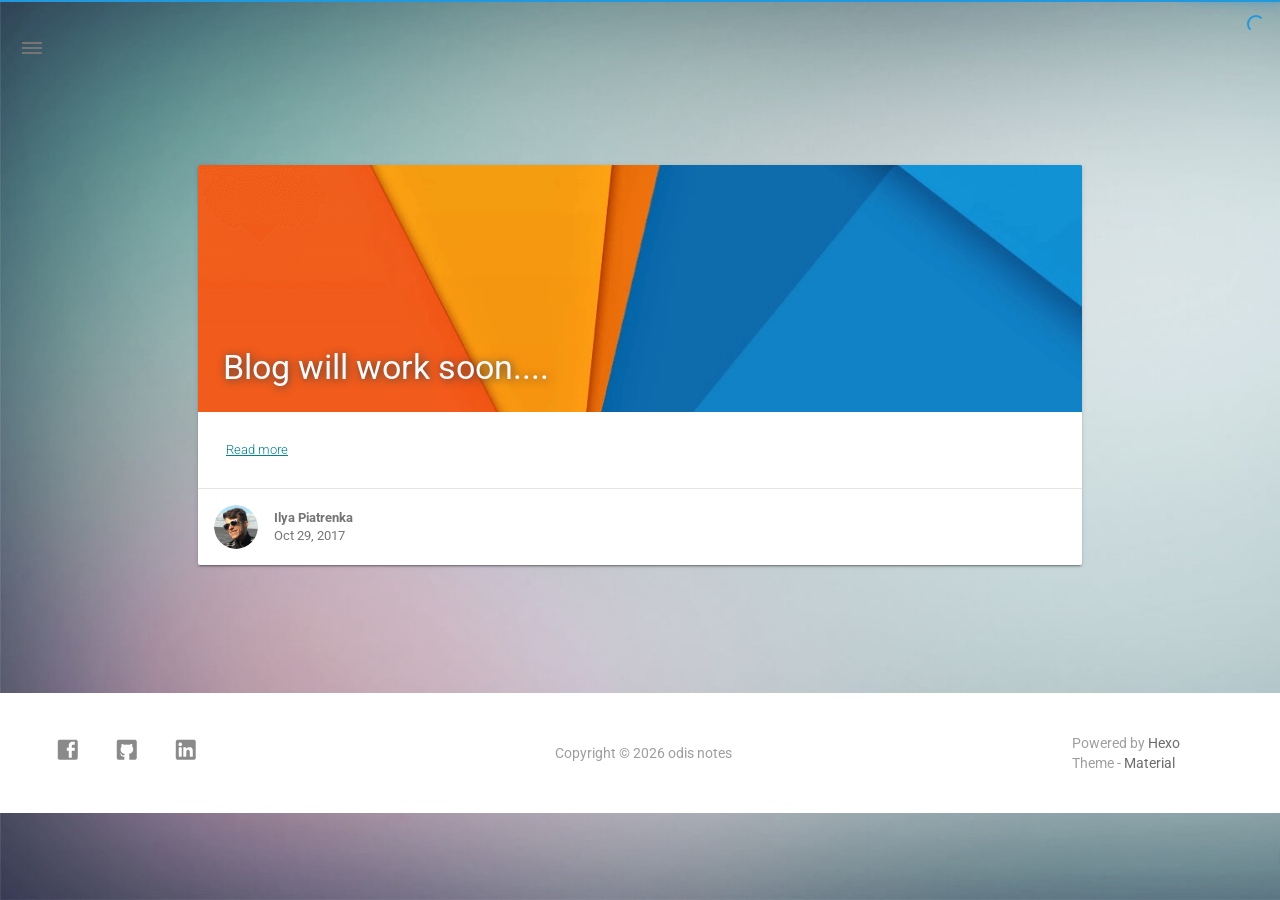
<file: archives/2017/index.html>
<!DOCTYPE html>
<html style="display: none;" lang="en">
    <head>
    <meta charset="utf-8">
    <!--
        © Material Theme
        https://github.com/viosey/hexo-theme-material
        Version: 1.5.0 -->
    <script>
        window.materialVersion = "1.5.0"
        // Delete localstorage with these tags
        window.oldVersion = [
            'codestartv1',
            '1.3.4',
            '1.4.0',
            '1.4.0b1'
        ]
    </script>

    <!-- dns prefetch -->
    <meta http-equiv="x-dns-prefetch-control" content="on">














    <!-- Title -->
    
    <title>
        
            Archives: 2017 | 
        
        odis notes
    </title>

    <!-- Meta & Info -->
    <meta http-equiv="X-UA-Compatible" content="IE=Edge,chrome=1">
    <meta name="viewport" content="width=device-width, initial-scale=1, user-scalable=no">
    <meta name="format-detection" content="telephone=no"/>
    <meta name="theme-color" content="#0097A7">
    <meta name="author" content="Ilya Piatrenka">
    <meta name="description" itemprop="description" content="odis personal blog">
    <meta name="keywords" content="webdev, JS, ES6, HTML, CSS">

    <!-- Import lsloader -->
    <script>(function(){window.lsloader={jsRunSequence:[],jsnamemap:{},cssnamemap:{}};lsloader.removeLS=function(key){try{localStorage.removeItem(key)}catch(e){}};lsloader.setLS=function(key,val){try{localStorage.setItem(key,val)}catch(e){}};lsloader.getLS=function(key){var val="";try{val=localStorage.getItem(key)}catch(e){val=""}return val};versionString="/*"+(window.materialVersion||"unknownVersion")+"*/";lsloader.clean=function(){try{var keys=[];for(var i=0;i<localStorage.length;i++){keys.push(localStorage.key(i))}keys.forEach(function(key){var data=lsloader.getLS(key);if(window.oldVersion){var remove=window.oldVersion.reduce(function(p,c){return p||data.indexOf("/*"+c+"*/")!==-1},false);if(remove){lsloader.removeLS(key)}}})}catch(e){}};lsloader.clean();lsloader.load=function(jsname,jspath,cssonload,isJs){if(typeof cssonload==="boolean"){isJs=cssonload;cssonload=undefined}isJs=isJs||false;cssonload=cssonload||function(){};var code;code=this.getLS(jsname);if(code&&code.indexOf(versionString)===-1){this.removeLS(jsname);this.requestResource(jsname,jspath,cssonload,isJs);return}if(code){var versionNumber=code.split(versionString)[0];if(versionNumber!=jspath){console.log("reload:"+jspath);this.removeLS(jsname);this.requestResource(jsname,jspath,cssonload,isJs);return}code=code.split(versionString)[1];if(isJs){this.jsRunSequence.push({name:jsname,code:code});this.runjs(jspath,jsname,code)}else{document.getElementById(jsname).appendChild(document.createTextNode(code));cssonload()}}else{this.requestResource(jsname,jspath,cssonload,isJs)}};lsloader.requestResource=function(name,path,cssonload,isJs){var that=this;if(isJs){this.iojs(path,name,function(path,name,code){that.setLS(name,path+versionString+code);that.runjs(path,name,code)})}else{this.iocss(path,name,function(code){document.getElementById(name).appendChild(document.createTextNode(code));that.setLS(name,path+versionString+code)},cssonload)}};lsloader.iojs=function(path,jsname,callback){var that=this;that.jsRunSequence.push({name:jsname,code:""});try{var xhr=new XMLHttpRequest;xhr.open("get",path,true);xhr.onreadystatechange=function(){if(xhr.readyState==4){if(xhr.status>=200&&xhr.status<300||xhr.status==304){if(xhr.response!=""){callback(path,jsname,xhr.response);return}}that.jsfallback(path,jsname)}};xhr.send(null)}catch(e){that.jsfallback(path,jsname)}};lsloader.iocss=function(path,jsname,callback,cssonload){var that=this;try{var xhr=new XMLHttpRequest;xhr.open("get",path,true);xhr.onreadystatechange=function(){if(xhr.readyState==4){if(xhr.status>=200&&xhr.status<300||xhr.status==304){if(xhr.response!=""){callback(xhr.response);cssonload();return}}that.cssfallback(path,jsname,cssonload)}};xhr.send(null)}catch(e){that.cssfallback(path,jsname,cssonload)}};lsloader.iofonts=function(path,jsname,callback,cssonload){var that=this;try{var xhr=new XMLHttpRequest;xhr.open("get",path,true);xhr.onreadystatechange=function(){if(xhr.readyState==4){if(xhr.status>=200&&xhr.status<300||xhr.status==304){if(xhr.response!=""){callback(xhr.response);cssonload();return}}that.cssfallback(path,jsname,cssonload)}};xhr.send(null)}catch(e){that.cssfallback(path,jsname,cssonload)}};lsloader.runjs=function(path,name,code){if(!!name&&!!code){for(var k in this.jsRunSequence){if(this.jsRunSequence[k].name==name){this.jsRunSequence[k].code=code}}}if(!!this.jsRunSequence[0]&&!!this.jsRunSequence[0].code&&this.jsRunSequence[0].status!="failed"){var script=document.createElement("script");script.appendChild(document.createTextNode(this.jsRunSequence[0].code));script.type="text/javascript";document.getElementsByTagName("head")[0].appendChild(script);this.jsRunSequence.shift();if(this.jsRunSequence.length>0){this.runjs()}}else if(!!this.jsRunSequence[0]&&this.jsRunSequence[0].status=="failed"){var that=this;var script=document.createElement("script");script.src=this.jsRunSequence[0].path;script.type="text/javascript";this.jsRunSequence[0].status="loading";script.onload=function(){that.jsRunSequence.shift();if(that.jsRunSequence.length>0){that.runjs()}};document.body.appendChild(script)}};lsloader.tagLoad=function(path,name){this.jsRunSequence.push({name:name,code:"",path:path,status:"failed"});this.runjs()};lsloader.jsfallback=function(path,name){if(!!this.jsnamemap[name]){return}else{this.jsnamemap[name]=name}for(var k in this.jsRunSequence){if(this.jsRunSequence[k].name==name){this.jsRunSequence[k].code="";this.jsRunSequence[k].status="failed";this.jsRunSequence[k].path=path}}this.runjs()};lsloader.cssfallback=function(path,name,cssonload){if(!!this.cssnamemap[name]){return}else{this.cssnamemap[name]=1}var link=document.createElement("link");link.type="text/css";link.href=path;link.rel="stylesheet";link.onload=link.onerror=cssonload;var root=document.getElementsByTagName("script")[0];root.parentNode.insertBefore(link,root)};lsloader.runInlineScript=function(scriptId,codeId){var code=document.getElementById(codeId).innerText;this.jsRunSequence.push({name:scriptId,code:code});this.runjs()};lsloader.loadCombo=function(jslist){var updateList="";var requestingModules={};for(var k in jslist){var LS=this.getLS(jslist[k].name);if(!!LS){var version=LS.split(versionString)[0];var code=LS.split(versionString)[1]}else{var version=""}if(version==jslist[k].path){this.jsRunSequence.push({name:jslist[k].name,code:code,path:jslist[k].path})}else{this.jsRunSequence.push({name:jslist[k].name,code:null,path:jslist[k].path,status:"comboloading"});requestingModules[jslist[k].name]=true;updateList+=(updateList==""?"":";")+jslist[k].path}}var that=this;if(!!updateList){var xhr=new XMLHttpRequest;xhr.open("get",combo+updateList,true);xhr.onreadystatechange=function(){if(xhr.readyState==4){if(xhr.status>=200&&xhr.status<300||xhr.status==304){if(xhr.response!=""){that.runCombo(xhr.response,requestingModules);return}}else{for(var i in that.jsRunSequence){if(requestingModules[that.jsRunSequence[i].name]){that.jsRunSequence[i].status="failed"}}that.runjs()}}};xhr.send(null)}this.runjs()};lsloader.runCombo=function(comboCode,requestingModules){comboCode=comboCode.split("/*combojs*/");comboCode.shift();for(var k in this.jsRunSequence){if(!!requestingModules[this.jsRunSequence[k].name]&&!!comboCode[0]){this.jsRunSequence[k].status="comboJS";this.jsRunSequence[k].code=comboCode[0];this.setLS(this.jsRunSequence[k].name,this.jsRunSequence[k].path+versionString+comboCode[0]);comboCode.shift()}}this.runjs()}})();</script>

    <!-- Import queue -->
    <script>function Queue(){this.dataStore=[];this.offer=b;this.poll=d;this.execNext=a;this.debug=false;this.startDebug=c;function b(e){if(this.debug){console.log("Offered a Queued Function.")}if(typeof e==="function"){this.dataStore.push(e)}else{console.log("You must offer a function.")}}function d(){if(this.debug){console.log("Polled a Queued Function.")}return this.dataStore.shift()}function a(){var e=this.poll();if(e!==undefined){if(this.debug){console.log("Run a Queued Function.")}e()}}function c(){this.debug=true}}var queue=new Queue();</script>

    <!-- Favicons -->
    <link rel="icon shortcut" type="image/ico" href="/img/favicon.png">
    <link rel="icon" sizes="192x192" href="/img/favicon.png">
    <link rel="apple-touch-icon" href="/img/favicon.png">

    <!--iOS -->
    <meta name="apple-mobile-web-app-title" content="Title">
    <meta name="apple-mobile-web-app-capable" content="yes">
    <meta name="apple-mobile-web-app-status-bar-style" content="black">
    <meta name="HandheldFriendly" content="True">
    <meta name="MobileOptimized" content="480">

    <!-- Add to homescreen for Chrome on Android -->
    <meta name="mobile-web-app-capable" content="yes">

    <!-- Add to homescreen for Safari on iOS -->
    <meta name="apple-mobile-web-app-capable" content="yes">
    <meta name="apple-mobile-web-app-status-bar-style" content="black">
    <meta name="apple-mobile-web-app-title" content="odis notes">

    <!-- Site Verification -->
    <meta name="google-site-verification" content="OnnzvPgieLrBfv8_fchUfKrAUrSFLVonWp3-fIS7Mv8" />
    

    <!-- RSS -->
    

    <!--[if lte IE 9]>
        <link rel="stylesheet" href="/css/ie-blocker.css">

        
            <script src="/js/ie-blocker.en.js"></script>
        
    <![endif]-->

    <!-- Import CSS -->
    
        <style id="material_css"></style><script>if(typeof window.lsLoadCSSMaxNums === "undefined")window.lsLoadCSSMaxNums = 0;window.lsLoadCSSMaxNums++;lsloader.load("material_css","/css/material.min.css?Z7a72R1E4SxzBKR/WGctOA==",function(){if(typeof window.lsLoadCSSNums === "undefined")window.lsLoadCSSNums = 0;window.lsLoadCSSNums++;if(window.lsLoadCSSNums == window.lsLoadCSSMaxNums)document.documentElement.style.display="";}, false)</script>
        <style id="style_css"></style><script>if(typeof window.lsLoadCSSMaxNums === "undefined")window.lsLoadCSSMaxNums = 0;window.lsLoadCSSMaxNums++;lsloader.load("style_css","/css/style.min.css?MKetZV3cUTfDxvMffaOezg==",function(){if(typeof window.lsLoadCSSNums === "undefined")window.lsLoadCSSNums = 0;window.lsLoadCSSNums++;if(window.lsLoadCSSNums == window.lsLoadCSSMaxNums)document.documentElement.style.display="";}, false)</script>

        
            
        

    

    

    <!-- Config CSS -->

<!-- Other Styles -->
<style>
  body, html {
    font-family: Roboto, "Helvetica Neue", Helvetica, "PingFang SC", "Hiragino Sans GB", "Microsoft YaHei", "微软雅黑", Arial, sans-serif;
    overflow-x: hidden !important;
  }
  
  code {
    font-family: Consolas, Monaco, 'Andale Mono', 'Ubuntu Mono', monospace;
  }

  a {
    color: #00838F;
  }

  .mdl-card__media,
  #search-label,
  #search-form-label:after,
  #scheme-Paradox .hot_tags-count,
  #scheme-Paradox .sidebar_archives-count,
  #scheme-Paradox .sidebar-colored .sidebar-header,
  #scheme-Paradox .sidebar-colored .sidebar-badge{
    background-color: #0097A7 !important;
  }

  /* Sidebar User Drop Down Menu Text Color */
  #scheme-Paradox .sidebar-colored .sidebar-nav>.dropdown>.dropdown-menu>li>a:hover,
  #scheme-Paradox .sidebar-colored .sidebar-nav>.dropdown>.dropdown-menu>li>a:focus {
    color: #0097A7 !important;
  }

  #post_entry-right-info,
  .sidebar-colored .sidebar-nav li:hover > a,
  .sidebar-colored .sidebar-nav li:hover > a i,
  .sidebar-colored .sidebar-nav li > a:hover,
  .sidebar-colored .sidebar-nav li > a:hover i,
  .sidebar-colored .sidebar-nav li > a:focus i,
  .sidebar-colored .sidebar-nav > .open > a,
  .sidebar-colored .sidebar-nav > .open > a:hover,
  .sidebar-colored .sidebar-nav > .open > a:focus,
  #ds-reset #ds-ctx .ds-ctx-entry .ds-ctx-head a {
    color: #0097A7 !important;
  }

  .toTop {
    background: #757575 !important;
  }

  .material-layout .material-post>.material-nav,
  .material-layout .material-index>.material-nav,
  .material-nav a {
    color: #757575;
  }

  #scheme-Paradox .MD-burger-layer {
    background-color: #757575;
  }

  #scheme-Paradox #post-toc-trigger-btn {
    color: #757575;
  }

  .post-toc a:hover {
    color: #00838F;
    text-decoration: underline;
  }

</style>


<!-- Theme Background Related-->

    <style>
      body{
        background-image: url(/img/bg.png);
      }
    </style>




<!-- Fade Effect -->

    <style>
      .fade {
        transition: all 800ms linear;
        -webkit-transform: translate3d(0,0,0);
        -moz-transform: translate3d(0,0,0);
        -ms-transform: translate3d(0,0,0);
        -o-transform: translate3d(0,0,0);
        transform: translate3d(0,0,0);
        opacity: 1;
      }

      .fade.out{
        opacity: 0;
      }
    </style>


<!-- Import Font -->
<!-- Import Roboto -->

    <link href="https://fonts.googleapis.com/css?family=Roboto:300,400,500" rel="stylesheet">


<!-- Import Material Icon -->

    <link href="https://fonts.googleapis.com/icon?family=Material+Icons" rel="stylesheet">




    <!-- Import jQuery -->
    
        <script>lsloader.load("jq_js","/js/jquery.min.js?qcusAULNeBksqffqUM2+Ig==", true)</script>
    

    <!-- The Open Graph protocol -->
    <meta property="og:url" content="http://www.odis.me">
    <meta property="og:type" content="blog">
    <meta property="og:title" content="Archives: 2017 | odis notes">
    <meta property="og:image" content="http://www.odis.me/img/favicon.png" />
    <meta property="og:description" content="odis personal blog">
    

    

    <!-- The Twitter Card protocol -->
    <meta name="twitter:title" content="Archives: 2017 | odis notes">
    <meta name="twitter:description" content="odis personal blog">
    <meta name="twitter:image" content="http://www.odis.me/img/favicon.png">
    <meta name="twitter:card" content="summary_large_image" />
    <meta name="twitter:url" content="http://www.odis.me" />

    <!-- Add canonical link for SEO -->
    
        <link rel="canonical" href="http://www.odis.me/archives/2017/index.html" />
    

    <!-- Structured-data for SEO -->
    
        



    

    <!-- Analytics -->
    
        <script>
    (function(i,s,o,g,r,a,m){i['GoogleAnalyticsObject']=r;i[r]=i[r]||function(){
    (i[r].q=i[r].q||[]).push(arguments)},i[r].l=1*new Date();a=s.createElement(o),
    m=s.getElementsByTagName(o)[0];a.async=1;a.src=g;m.parentNode.insertBefore(a,m)
    })(window,document,'script','https://www.google-analytics.com/analytics.js','ga');
    ga('create', 'UA-53342195-3', 'auto');ga('send', 'pageview');
</script>
    
    
    

    <!-- Custom Head -->
    

</head>


    
        <body id="scheme-Paradox" class="lazy">
            <div class="material-layout  mdl-js-layout has-drawer is-upgraded">
                

                <!-- Main Container -->
                <main class="material-layout__content" id="main">

                    <!-- Top Anchor -->
                    <div id="top"></div>

                    
                        <!-- Hamburger Button -->
                        <button class="MD-burger-icon sidebar-toggle">
                            <span class="MD-burger-layer"></span>
                        </button>
                    

                    <!-- Index Module -->
<div class="material-index mdl-grid">
    
    <div class="locate-thumbnail-symbol"></div>

    <!-- Pin on top -->
    

    <!-- Normal Post -->
    
        
            
                <!-- Paradox Thumbnail -->
                <div class="post_entry-module mdl-card mdl-shadow--2dp mdl-cell mdl-cell--12-col fade out">
    <!-- Post Thumbnail -->
    
        
            <!-- Random Thumbnail -->
            <div class="post_thumbnail-random mdl-card__media mdl-color-text--grey-50">
        
    

        <!-- Post Title -->
        <p class="article-headline-p"><a href="/2017/10/29/work-soon/">Blog will work soon....</a></p>
    </div>

    <!-- Post Excerpt -->
    <div class="mdl-color-text--grey-600 mdl-card__supporting-text post_entry-content">
        
            
        
        &nbsp;&nbsp;&nbsp;
        <span>
            <a href="/2017/10/29/work-soon/" target="_self">Read more</a>
        </span>
    </div>
    <!-- Post_entry Info-->
    <div id="post_entry-info">
        <div id="post_entry-left-info" class="mdl-card__supporting-text meta mdl-color-text--grey-600 ">
            <!-- Author Avatar -->
            <div id="author-avatar">
                <img src="/img/avatar.png" width="44px" height="44px" alt="Ilya Piatrenka's avatar">
            </div>
            <div>
                <strong>Ilya Piatrenka</strong>
                <span>Oct 29, 2017</span>
            </div>
        </div>
        <div id="post_entry-right-info">
          

            

            

            <!-- Post Views -->
            <span class="post_entry-views">
            </span>
        </div>
    </div>
</div>

            
            
        
    

    

    
        <script type="text/ls-javascript" id="thumbnail-script">
    var randomNum;

    var locatePost = $('.locate-thumbnail-symbol').next();
    for(var i = 0; i < 10; i++) {
        randomNum = Math.floor(Math.random() * 19 + 1);

        locatePost.children('.post_thumbnail-random').attr('id', 'random_thumbnail-'+randomNum);
        locatePost.children('.post_thumbnail-random').attr('data-original', '/img/random/material-' + randomNum + '.png');
    $('.post_thumbnail-random').addClass('lazy');

        locatePost = locatePost.next();
    }
</script>

    
</div>


                    
                        <!-- Overlay For Active Sidebar -->
<div class="sidebar-overlay"></div>

<!-- Material sidebar -->
<aside id="sidebar" class="sidebar sidebar-colored sidebar-fixed-left" role="navigation">
    <div id="sidebar-main">
        <!-- Sidebar Header -->
        <div class="sidebar-header header-cover" style="background-image: url(/img/sidebar_header.png);">
    <!-- Top bar -->
    <div class="top-bar"></div>

    <!-- Sidebar toggle button -->
    <button type="button" class="sidebar-toggle mdl-button mdl-js-button mdl-js-ripple-effect mdl-button--icon" style="display: initial;" data-upgraded=",MaterialButton,MaterialRipple">
        <i class="material-icons">clear_all</i>
        <span class="mdl-button__ripple-container">
            <span class="mdl-ripple">
            </span>
        </span>
    </button>

    <!-- Sidebar Avatar -->
    <div class="sidebar-image">
        <img src="/img/avatar.png" alt="Ilya Piatrenka's avatar">
    </div>

    <!-- Sidebar Email -->
    <a data-toggle="dropdown" class="sidebar-brand" href="#settings-dropdown">
        petrenko.ilia@gmail.com
        <b class="caret"></b>
    </a>
</div>


        <!-- Sidebar Navigation  -->
        <ul class="nav sidebar-nav">
    <!-- User dropdown  -->
    <li class="dropdown">
        <ul id="settings-dropdown" class="dropdown-menu">
            
                <li>
                    <a href="mailto:petrenko.ilia@gmail.com" target="_blank" title="Email Me">
                        
                            <i class="material-icons sidebar-material-icons sidebar-indent-left1pc-element">email</i>
                        
                        Email Me
                    </a>
                </li>
            
        </ul>
    </li>

    <!-- Homepage -->
    
        <li id="sidebar-first-li">
            <a href="/">
                
                    <i class="material-icons sidebar-material-icons">home</i>
                
                Home
            </a>
        </li>
        
    

    <!-- Archives  -->
    
        <li class="dropdown">
            <a href="#" class="ripple-effect dropdown-toggle" data-toggle="dropdown">
                
                    <i class="material-icons sidebar-material-icons">inbox</i>
                
                    Archives
                <b class="caret"></b>
            </a>
            <ul class="dropdown-menu">
            <li>
                <a class="sidebar_archives-link" href="/archives/2017/10/">October 2017<span class="sidebar_archives-count">1</span></a>
            </ul>
        </li>
        
    

    <!-- Categories  -->
    

    <!-- Pages  -->
    
        <li>
            <a href="/about" title="About">
                
                    <i class="material-icons sidebar-material-icons">person</i>
                
                About
            </a>
        </li>
        
    

    <!-- Article Number  -->
    
</ul>


        <!-- Sidebar Footer -->
        <!--
I'm glad you use this theme, the development is no so easy, I hope you can keep the copyright, I will thank you so much.
If you still want to delete the copyrights, could you still retain the first one? Which namely "Theme Material"
It will not impact the appearance and can give developers a lot of support :)

很高兴您使用并喜欢该主题，开发不易 十分谢谢与希望您可以保留一下版权声明。
如果您仍然想删除的话 能否只保留第一项呢？即 "Theme Material"
它不会影响美观并可以给开发者很大的支持和动力。 :)
-->

<!-- Sidebar Divider -->

    <div class="sidebar-divider"></div>


<!-- Theme Material -->

    <a href="https://github.com/viosey/hexo-theme-material"  class="sidebar-footer-text-a" target="_blank">
        <div class="sidebar-text mdl-button mdl-js-button mdl-js-ripple-effect sidebar-footer-text-div" data-upgraded=",MaterialButton,MaterialRipple">
            Theme - Material
            <span class="sidebar-badge badge-circle">i</span>
        </div>
    </a>


<!-- Help & Support -->
<!--

-->

<!-- Feedback -->
<!--

-->

<!-- About Theme -->
<!--

-->

    </div>

    <!-- Sidebar Image -->
    

</aside>

                    

                    
                        <!-- Footer Top Button -->
                        <div id="back-to-top" class="toTop-wrap">
    <a href="#top" class="toTop">
        <i class="material-icons footer_top-i">expand_less</i>
    </a>
</div>

                    

                    <!--Footer-->
<footer class="mdl-mini-footer" id="bottom">
    
        <!-- Paradox Footer Left Section -->
        <div class="mdl-mini-footer--left-section sns-list">
    <!-- Twitter -->
    

    <!-- Facebook -->
    
        <a href="https://www.facebook.com/piatrenka.ilia" target="_blank">
            <button class="mdl-mini-footer--social-btn social-btn footer-sns-facebook">
                <span class="visuallyhidden">Facebook</span>
            </button><!--
     --></a>
    

    <!-- Google + -->
    

    <!-- Weibo -->
    

    <!-- Instagram -->
    

    <!-- Tumblr -->
    

    <!-- Github -->
    
        <a href="https://github.com/odisei369" target="_blank">
            <button class="mdl-mini-footer--social-btn social-btn footer-sns-github">
                <span class="visuallyhidden">Github</span>
            </button><!--
     --></a>
    

    <!-- LinkedIn -->
    
        <a href="https://www.linkedin.com/in/ilya-piatrenka-00a25ab8/" target="_blank">
            <button class="mdl-mini-footer--social-btn social-btn footer-sns-linkedin">
                <span class="visuallyhidden">LinkedIn</span>
            </button><!--
     --></a>
    

    <!-- Zhihu -->
    

    <!-- Bilibili -->
    

    <!-- Telegram -->
    
    
    <!-- V2EX -->
    
</div>


        <!--Copyright-->
        <div id="copyright">
            Copyright&nbsp;©<script type="text/javascript">var fd = new Date();document.write("&nbsp;" + fd.getFullYear() + "&nbsp;");</script>odis notes
            
        </div>

        <!-- Paradox Footer Right Section -->

        <!--
        I am glad you use this theme, the development is no so easy, I hope you can keep the copyright.
        It will not impact the appearance and can give developers a lot of support :)

        很高兴您使用该主题，开发不易，希望您可以保留一下版权声明。
        它不会影响美观并可以给开发者很大的支持。 :)
        -->

        <div class="mdl-mini-footer--right-section">
            <div>
                <div class="footer-develop-div">Powered by <a href="https://hexo.io" target="_blank" class="footer-develop-a">Hexo</a></div>
                <div class="footer-develop-div">Theme - <a href="https://github.com/viosey/hexo-theme-material" target="_blank" class="footer-develop-a">Material</a></div>
            </div>
        </div>
    
</footer>


                    <!-- Import JS File -->

    <script>lsloader.load("lazyload_js","/js/lazyload.min.js?1BcfzuNXqV+ntF6gq+5X3Q==", true)</script>



    <script>lsloader.load("js_js","/js/js.min.js?V/53wGualMuiPM3xoetD5Q==", true)</script>



    <script>lsloader.load("np_js","/js/nprogress.js?pl3Qhb9lvqR1FlyLUna1Yw==", true)</script>


<script type="text/ls-javascript" id="NProgress-script">
    NProgress.configure({
        showSpinner: true
    });
    NProgress.start();
    $('#nprogress .bar').css({
        'background': '#29d'
    });
    $('#nprogress .peg').css({
        'box-shadow': '0 0 10px #29d, 0 0 15px #29d'
    });
    $('#nprogress .spinner-icon').css({
        'border-top-color': '#29d',
        'border-left-color': '#29d'
    });
    setTimeout(function() {
        NProgress.done();
        $('.fade').removeClass('out');
    }, 800);
</script>









   <!-- 使用 DISQUS js 代码 -->






<!-- UC Browser Compatible -->
<script>
	var agent = navigator.userAgent.toLowerCase();
	if(agent.indexOf('ucbrowser')>0) {
		document.write('<link rel="stylesheet" href="/css/uc.css">');
	   alert('由于 UC 浏览器使用极旧的内核，而本网站使用了一些新的特性。\n为了您能更好的浏览，推荐使用 Chrome 或 Firefox 浏览器。');
	}
</script>

<!-- Import prettify js  -->

    



<!-- Window Load -->
<!-- add class for prettify -->
<script type="text/ls-javascript" id="window-load">
    $(window).on('load', function() {
        // Post_Toc parent position fixed
        $('.post-toc-wrap').parent('.mdl-menu__container').css('position', 'fixed');
    });

    
        
    
    
</script>

<!-- MathJax Load-->


<!-- Bing Background -->


<script type="text/ls-javascript" id="lazy-load">
    // Offer LazyLoad
    queue.offer(function(){
        $('.lazy').lazyload({
            effect : 'show'
        });
    });

    // Start Queue
    $(document).ready(function(){
        setInterval(function(){
            queue.execNext();
        },200);
    });
</script>

<!-- Custom Footer -->



<script>
    (function(){
        var scriptList = document.querySelectorAll('script[type="text/ls-javascript"]')

        for (var i = 0; i < scriptList.length; ++i) {
            var item = scriptList[i];
            lsloader.runInlineScript(item.id,item.id);
        }
    })()
console.log('\n %c © Material Theme | Version: 1.5.0 | https://github.com/viosey/hexo-theme-material %c \n', 'color:#455a64;background:#e0e0e0;padding:5px 0;border-top-left-radius:5px;border-bottom-left-radius:5px;', 'color:#455a64;background:#e0e0e0;padding:5px 0;border-top-right-radius:5px;border-bottom-right-radius:5px;');
</script>

                </main>
            </div>
        </body>
    
</html>
</file>
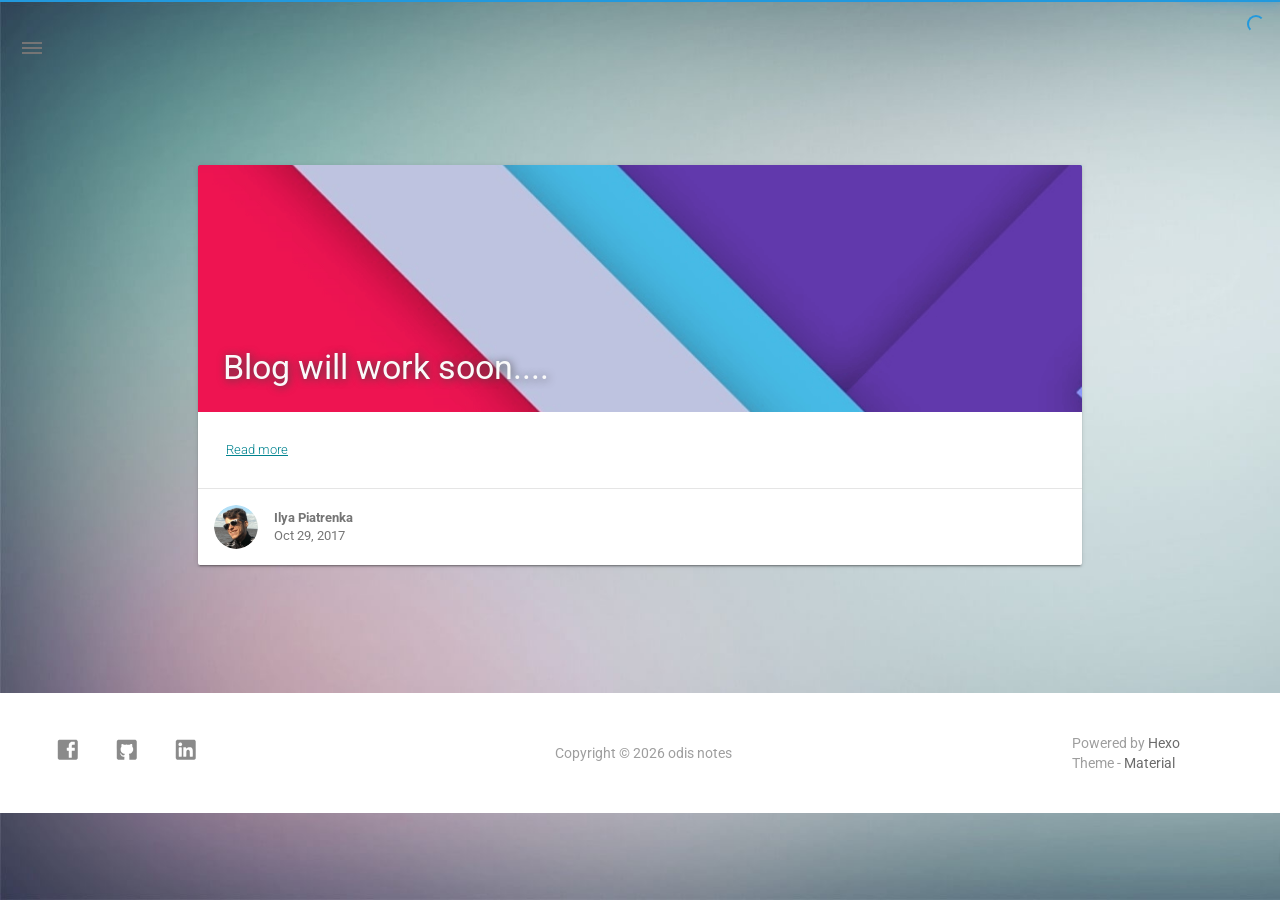
<file: archives/2017/10/index.html>
<!DOCTYPE html>
<html style="display: none;" lang="en">
    <head>
    <meta charset="utf-8">
    <!--
        © Material Theme
        https://github.com/viosey/hexo-theme-material
        Version: 1.5.0 -->
    <script>
        window.materialVersion = "1.5.0"
        // Delete localstorage with these tags
        window.oldVersion = [
            'codestartv1',
            '1.3.4',
            '1.4.0',
            '1.4.0b1'
        ]
    </script>

    <!-- dns prefetch -->
    <meta http-equiv="x-dns-prefetch-control" content="on">














    <!-- Title -->
    
    <title>
        
            Archives: 2017/10 | 
        
        odis notes
    </title>

    <!-- Meta & Info -->
    <meta http-equiv="X-UA-Compatible" content="IE=Edge,chrome=1">
    <meta name="viewport" content="width=device-width, initial-scale=1, user-scalable=no">
    <meta name="format-detection" content="telephone=no"/>
    <meta name="theme-color" content="#0097A7">
    <meta name="author" content="Ilya Piatrenka">
    <meta name="description" itemprop="description" content="odis personal blog">
    <meta name="keywords" content="webdev, JS, ES6, HTML, CSS">

    <!-- Import lsloader -->
    <script>(function(){window.lsloader={jsRunSequence:[],jsnamemap:{},cssnamemap:{}};lsloader.removeLS=function(key){try{localStorage.removeItem(key)}catch(e){}};lsloader.setLS=function(key,val){try{localStorage.setItem(key,val)}catch(e){}};lsloader.getLS=function(key){var val="";try{val=localStorage.getItem(key)}catch(e){val=""}return val};versionString="/*"+(window.materialVersion||"unknownVersion")+"*/";lsloader.clean=function(){try{var keys=[];for(var i=0;i<localStorage.length;i++){keys.push(localStorage.key(i))}keys.forEach(function(key){var data=lsloader.getLS(key);if(window.oldVersion){var remove=window.oldVersion.reduce(function(p,c){return p||data.indexOf("/*"+c+"*/")!==-1},false);if(remove){lsloader.removeLS(key)}}})}catch(e){}};lsloader.clean();lsloader.load=function(jsname,jspath,cssonload,isJs){if(typeof cssonload==="boolean"){isJs=cssonload;cssonload=undefined}isJs=isJs||false;cssonload=cssonload||function(){};var code;code=this.getLS(jsname);if(code&&code.indexOf(versionString)===-1){this.removeLS(jsname);this.requestResource(jsname,jspath,cssonload,isJs);return}if(code){var versionNumber=code.split(versionString)[0];if(versionNumber!=jspath){console.log("reload:"+jspath);this.removeLS(jsname);this.requestResource(jsname,jspath,cssonload,isJs);return}code=code.split(versionString)[1];if(isJs){this.jsRunSequence.push({name:jsname,code:code});this.runjs(jspath,jsname,code)}else{document.getElementById(jsname).appendChild(document.createTextNode(code));cssonload()}}else{this.requestResource(jsname,jspath,cssonload,isJs)}};lsloader.requestResource=function(name,path,cssonload,isJs){var that=this;if(isJs){this.iojs(path,name,function(path,name,code){that.setLS(name,path+versionString+code);that.runjs(path,name,code)})}else{this.iocss(path,name,function(code){document.getElementById(name).appendChild(document.createTextNode(code));that.setLS(name,path+versionString+code)},cssonload)}};lsloader.iojs=function(path,jsname,callback){var that=this;that.jsRunSequence.push({name:jsname,code:""});try{var xhr=new XMLHttpRequest;xhr.open("get",path,true);xhr.onreadystatechange=function(){if(xhr.readyState==4){if(xhr.status>=200&&xhr.status<300||xhr.status==304){if(xhr.response!=""){callback(path,jsname,xhr.response);return}}that.jsfallback(path,jsname)}};xhr.send(null)}catch(e){that.jsfallback(path,jsname)}};lsloader.iocss=function(path,jsname,callback,cssonload){var that=this;try{var xhr=new XMLHttpRequest;xhr.open("get",path,true);xhr.onreadystatechange=function(){if(xhr.readyState==4){if(xhr.status>=200&&xhr.status<300||xhr.status==304){if(xhr.response!=""){callback(xhr.response);cssonload();return}}that.cssfallback(path,jsname,cssonload)}};xhr.send(null)}catch(e){that.cssfallback(path,jsname,cssonload)}};lsloader.iofonts=function(path,jsname,callback,cssonload){var that=this;try{var xhr=new XMLHttpRequest;xhr.open("get",path,true);xhr.onreadystatechange=function(){if(xhr.readyState==4){if(xhr.status>=200&&xhr.status<300||xhr.status==304){if(xhr.response!=""){callback(xhr.response);cssonload();return}}that.cssfallback(path,jsname,cssonload)}};xhr.send(null)}catch(e){that.cssfallback(path,jsname,cssonload)}};lsloader.runjs=function(path,name,code){if(!!name&&!!code){for(var k in this.jsRunSequence){if(this.jsRunSequence[k].name==name){this.jsRunSequence[k].code=code}}}if(!!this.jsRunSequence[0]&&!!this.jsRunSequence[0].code&&this.jsRunSequence[0].status!="failed"){var script=document.createElement("script");script.appendChild(document.createTextNode(this.jsRunSequence[0].code));script.type="text/javascript";document.getElementsByTagName("head")[0].appendChild(script);this.jsRunSequence.shift();if(this.jsRunSequence.length>0){this.runjs()}}else if(!!this.jsRunSequence[0]&&this.jsRunSequence[0].status=="failed"){var that=this;var script=document.createElement("script");script.src=this.jsRunSequence[0].path;script.type="text/javascript";this.jsRunSequence[0].status="loading";script.onload=function(){that.jsRunSequence.shift();if(that.jsRunSequence.length>0){that.runjs()}};document.body.appendChild(script)}};lsloader.tagLoad=function(path,name){this.jsRunSequence.push({name:name,code:"",path:path,status:"failed"});this.runjs()};lsloader.jsfallback=function(path,name){if(!!this.jsnamemap[name]){return}else{this.jsnamemap[name]=name}for(var k in this.jsRunSequence){if(this.jsRunSequence[k].name==name){this.jsRunSequence[k].code="";this.jsRunSequence[k].status="failed";this.jsRunSequence[k].path=path}}this.runjs()};lsloader.cssfallback=function(path,name,cssonload){if(!!this.cssnamemap[name]){return}else{this.cssnamemap[name]=1}var link=document.createElement("link");link.type="text/css";link.href=path;link.rel="stylesheet";link.onload=link.onerror=cssonload;var root=document.getElementsByTagName("script")[0];root.parentNode.insertBefore(link,root)};lsloader.runInlineScript=function(scriptId,codeId){var code=document.getElementById(codeId).innerText;this.jsRunSequence.push({name:scriptId,code:code});this.runjs()};lsloader.loadCombo=function(jslist){var updateList="";var requestingModules={};for(var k in jslist){var LS=this.getLS(jslist[k].name);if(!!LS){var version=LS.split(versionString)[0];var code=LS.split(versionString)[1]}else{var version=""}if(version==jslist[k].path){this.jsRunSequence.push({name:jslist[k].name,code:code,path:jslist[k].path})}else{this.jsRunSequence.push({name:jslist[k].name,code:null,path:jslist[k].path,status:"comboloading"});requestingModules[jslist[k].name]=true;updateList+=(updateList==""?"":";")+jslist[k].path}}var that=this;if(!!updateList){var xhr=new XMLHttpRequest;xhr.open("get",combo+updateList,true);xhr.onreadystatechange=function(){if(xhr.readyState==4){if(xhr.status>=200&&xhr.status<300||xhr.status==304){if(xhr.response!=""){that.runCombo(xhr.response,requestingModules);return}}else{for(var i in that.jsRunSequence){if(requestingModules[that.jsRunSequence[i].name]){that.jsRunSequence[i].status="failed"}}that.runjs()}}};xhr.send(null)}this.runjs()};lsloader.runCombo=function(comboCode,requestingModules){comboCode=comboCode.split("/*combojs*/");comboCode.shift();for(var k in this.jsRunSequence){if(!!requestingModules[this.jsRunSequence[k].name]&&!!comboCode[0]){this.jsRunSequence[k].status="comboJS";this.jsRunSequence[k].code=comboCode[0];this.setLS(this.jsRunSequence[k].name,this.jsRunSequence[k].path+versionString+comboCode[0]);comboCode.shift()}}this.runjs()}})();</script>

    <!-- Import queue -->
    <script>function Queue(){this.dataStore=[];this.offer=b;this.poll=d;this.execNext=a;this.debug=false;this.startDebug=c;function b(e){if(this.debug){console.log("Offered a Queued Function.")}if(typeof e==="function"){this.dataStore.push(e)}else{console.log("You must offer a function.")}}function d(){if(this.debug){console.log("Polled a Queued Function.")}return this.dataStore.shift()}function a(){var e=this.poll();if(e!==undefined){if(this.debug){console.log("Run a Queued Function.")}e()}}function c(){this.debug=true}}var queue=new Queue();</script>

    <!-- Favicons -->
    <link rel="icon shortcut" type="image/ico" href="/img/favicon.png">
    <link rel="icon" sizes="192x192" href="/img/favicon.png">
    <link rel="apple-touch-icon" href="/img/favicon.png">

    <!--iOS -->
    <meta name="apple-mobile-web-app-title" content="Title">
    <meta name="apple-mobile-web-app-capable" content="yes">
    <meta name="apple-mobile-web-app-status-bar-style" content="black">
    <meta name="HandheldFriendly" content="True">
    <meta name="MobileOptimized" content="480">

    <!-- Add to homescreen for Chrome on Android -->
    <meta name="mobile-web-app-capable" content="yes">

    <!-- Add to homescreen for Safari on iOS -->
    <meta name="apple-mobile-web-app-capable" content="yes">
    <meta name="apple-mobile-web-app-status-bar-style" content="black">
    <meta name="apple-mobile-web-app-title" content="odis notes">

    <!-- Site Verification -->
    <meta name="google-site-verification" content="OnnzvPgieLrBfv8_fchUfKrAUrSFLVonWp3-fIS7Mv8" />
    

    <!-- RSS -->
    

    <!--[if lte IE 9]>
        <link rel="stylesheet" href="/css/ie-blocker.css">

        
            <script src="/js/ie-blocker.en.js"></script>
        
    <![endif]-->

    <!-- Import CSS -->
    
        <style id="material_css"></style><script>if(typeof window.lsLoadCSSMaxNums === "undefined")window.lsLoadCSSMaxNums = 0;window.lsLoadCSSMaxNums++;lsloader.load("material_css","/css/material.min.css?Z7a72R1E4SxzBKR/WGctOA==",function(){if(typeof window.lsLoadCSSNums === "undefined")window.lsLoadCSSNums = 0;window.lsLoadCSSNums++;if(window.lsLoadCSSNums == window.lsLoadCSSMaxNums)document.documentElement.style.display="";}, false)</script>
        <style id="style_css"></style><script>if(typeof window.lsLoadCSSMaxNums === "undefined")window.lsLoadCSSMaxNums = 0;window.lsLoadCSSMaxNums++;lsloader.load("style_css","/css/style.min.css?MKetZV3cUTfDxvMffaOezg==",function(){if(typeof window.lsLoadCSSNums === "undefined")window.lsLoadCSSNums = 0;window.lsLoadCSSNums++;if(window.lsLoadCSSNums == window.lsLoadCSSMaxNums)document.documentElement.style.display="";}, false)</script>

        
            
        

    

    

    <!-- Config CSS -->

<!-- Other Styles -->
<style>
  body, html {
    font-family: Roboto, "Helvetica Neue", Helvetica, "PingFang SC", "Hiragino Sans GB", "Microsoft YaHei", "微软雅黑", Arial, sans-serif;
    overflow-x: hidden !important;
  }
  
  code {
    font-family: Consolas, Monaco, 'Andale Mono', 'Ubuntu Mono', monospace;
  }

  a {
    color: #00838F;
  }

  .mdl-card__media,
  #search-label,
  #search-form-label:after,
  #scheme-Paradox .hot_tags-count,
  #scheme-Paradox .sidebar_archives-count,
  #scheme-Paradox .sidebar-colored .sidebar-header,
  #scheme-Paradox .sidebar-colored .sidebar-badge{
    background-color: #0097A7 !important;
  }

  /* Sidebar User Drop Down Menu Text Color */
  #scheme-Paradox .sidebar-colored .sidebar-nav>.dropdown>.dropdown-menu>li>a:hover,
  #scheme-Paradox .sidebar-colored .sidebar-nav>.dropdown>.dropdown-menu>li>a:focus {
    color: #0097A7 !important;
  }

  #post_entry-right-info,
  .sidebar-colored .sidebar-nav li:hover > a,
  .sidebar-colored .sidebar-nav li:hover > a i,
  .sidebar-colored .sidebar-nav li > a:hover,
  .sidebar-colored .sidebar-nav li > a:hover i,
  .sidebar-colored .sidebar-nav li > a:focus i,
  .sidebar-colored .sidebar-nav > .open > a,
  .sidebar-colored .sidebar-nav > .open > a:hover,
  .sidebar-colored .sidebar-nav > .open > a:focus,
  #ds-reset #ds-ctx .ds-ctx-entry .ds-ctx-head a {
    color: #0097A7 !important;
  }

  .toTop {
    background: #757575 !important;
  }

  .material-layout .material-post>.material-nav,
  .material-layout .material-index>.material-nav,
  .material-nav a {
    color: #757575;
  }

  #scheme-Paradox .MD-burger-layer {
    background-color: #757575;
  }

  #scheme-Paradox #post-toc-trigger-btn {
    color: #757575;
  }

  .post-toc a:hover {
    color: #00838F;
    text-decoration: underline;
  }

</style>


<!-- Theme Background Related-->

    <style>
      body{
        background-image: url(/img/bg.png);
      }
    </style>




<!-- Fade Effect -->

    <style>
      .fade {
        transition: all 800ms linear;
        -webkit-transform: translate3d(0,0,0);
        -moz-transform: translate3d(0,0,0);
        -ms-transform: translate3d(0,0,0);
        -o-transform: translate3d(0,0,0);
        transform: translate3d(0,0,0);
        opacity: 1;
      }

      .fade.out{
        opacity: 0;
      }
    </style>


<!-- Import Font -->
<!-- Import Roboto -->

    <link href="https://fonts.googleapis.com/css?family=Roboto:300,400,500" rel="stylesheet">


<!-- Import Material Icon -->

    <link href="https://fonts.googleapis.com/icon?family=Material+Icons" rel="stylesheet">




    <!-- Import jQuery -->
    
        <script>lsloader.load("jq_js","/js/jquery.min.js?qcusAULNeBksqffqUM2+Ig==", true)</script>
    

    <!-- The Open Graph protocol -->
    <meta property="og:url" content="http://www.odis.me">
    <meta property="og:type" content="blog">
    <meta property="og:title" content="Archives: 2017/10 | odis notes">
    <meta property="og:image" content="http://www.odis.me/img/favicon.png" />
    <meta property="og:description" content="odis personal blog">
    

    

    <!-- The Twitter Card protocol -->
    <meta name="twitter:title" content="Archives: 2017/10 | odis notes">
    <meta name="twitter:description" content="odis personal blog">
    <meta name="twitter:image" content="http://www.odis.me/img/favicon.png">
    <meta name="twitter:card" content="summary_large_image" />
    <meta name="twitter:url" content="http://www.odis.me" />

    <!-- Add canonical link for SEO -->
    
        <link rel="canonical" href="http://www.odis.me/archives/2017/10/index.html" />
    

    <!-- Structured-data for SEO -->
    
        



    

    <!-- Analytics -->
    
        <script>
    (function(i,s,o,g,r,a,m){i['GoogleAnalyticsObject']=r;i[r]=i[r]||function(){
    (i[r].q=i[r].q||[]).push(arguments)},i[r].l=1*new Date();a=s.createElement(o),
    m=s.getElementsByTagName(o)[0];a.async=1;a.src=g;m.parentNode.insertBefore(a,m)
    })(window,document,'script','https://www.google-analytics.com/analytics.js','ga');
    ga('create', 'UA-53342195-3', 'auto');ga('send', 'pageview');
</script>
    
    
    

    <!-- Custom Head -->
    

</head>


    
        <body id="scheme-Paradox" class="lazy">
            <div class="material-layout  mdl-js-layout has-drawer is-upgraded">
                

                <!-- Main Container -->
                <main class="material-layout__content" id="main">

                    <!-- Top Anchor -->
                    <div id="top"></div>

                    
                        <!-- Hamburger Button -->
                        <button class="MD-burger-icon sidebar-toggle">
                            <span class="MD-burger-layer"></span>
                        </button>
                    

                    <!-- Index Module -->
<div class="material-index mdl-grid">
    
    <div class="locate-thumbnail-symbol"></div>

    <!-- Pin on top -->
    

    <!-- Normal Post -->
    
        
            
                <!-- Paradox Thumbnail -->
                <div class="post_entry-module mdl-card mdl-shadow--2dp mdl-cell mdl-cell--12-col fade out">
    <!-- Post Thumbnail -->
    
        
            <!-- Random Thumbnail -->
            <div class="post_thumbnail-random mdl-card__media mdl-color-text--grey-50">
        
    

        <!-- Post Title -->
        <p class="article-headline-p"><a href="/2017/10/29/work-soon/">Blog will work soon....</a></p>
    </div>

    <!-- Post Excerpt -->
    <div class="mdl-color-text--grey-600 mdl-card__supporting-text post_entry-content">
        
            
        
        &nbsp;&nbsp;&nbsp;
        <span>
            <a href="/2017/10/29/work-soon/" target="_self">Read more</a>
        </span>
    </div>
    <!-- Post_entry Info-->
    <div id="post_entry-info">
        <div id="post_entry-left-info" class="mdl-card__supporting-text meta mdl-color-text--grey-600 ">
            <!-- Author Avatar -->
            <div id="author-avatar">
                <img src="/img/avatar.png" width="44px" height="44px" alt="Ilya Piatrenka's avatar">
            </div>
            <div>
                <strong>Ilya Piatrenka</strong>
                <span>Oct 29, 2017</span>
            </div>
        </div>
        <div id="post_entry-right-info">
          

            

            

            <!-- Post Views -->
            <span class="post_entry-views">
            </span>
        </div>
    </div>
</div>

            
            
        
    

    

    
        <script type="text/ls-javascript" id="thumbnail-script">
    var randomNum;

    var locatePost = $('.locate-thumbnail-symbol').next();
    for(var i = 0; i < 10; i++) {
        randomNum = Math.floor(Math.random() * 19 + 1);

        locatePost.children('.post_thumbnail-random').attr('id', 'random_thumbnail-'+randomNum);
        locatePost.children('.post_thumbnail-random').attr('data-original', '/img/random/material-' + randomNum + '.png');
    $('.post_thumbnail-random').addClass('lazy');

        locatePost = locatePost.next();
    }
</script>

    
</div>


                    
                        <!-- Overlay For Active Sidebar -->
<div class="sidebar-overlay"></div>

<!-- Material sidebar -->
<aside id="sidebar" class="sidebar sidebar-colored sidebar-fixed-left" role="navigation">
    <div id="sidebar-main">
        <!-- Sidebar Header -->
        <div class="sidebar-header header-cover" style="background-image: url(/img/sidebar_header.png);">
    <!-- Top bar -->
    <div class="top-bar"></div>

    <!-- Sidebar toggle button -->
    <button type="button" class="sidebar-toggle mdl-button mdl-js-button mdl-js-ripple-effect mdl-button--icon" style="display: initial;" data-upgraded=",MaterialButton,MaterialRipple">
        <i class="material-icons">clear_all</i>
        <span class="mdl-button__ripple-container">
            <span class="mdl-ripple">
            </span>
        </span>
    </button>

    <!-- Sidebar Avatar -->
    <div class="sidebar-image">
        <img src="/img/avatar.png" alt="Ilya Piatrenka's avatar">
    </div>

    <!-- Sidebar Email -->
    <a data-toggle="dropdown" class="sidebar-brand" href="#settings-dropdown">
        petrenko.ilia@gmail.com
        <b class="caret"></b>
    </a>
</div>


        <!-- Sidebar Navigation  -->
        <ul class="nav sidebar-nav">
    <!-- User dropdown  -->
    <li class="dropdown">
        <ul id="settings-dropdown" class="dropdown-menu">
            
                <li>
                    <a href="mailto:petrenko.ilia@gmail.com" target="_blank" title="Email Me">
                        
                            <i class="material-icons sidebar-material-icons sidebar-indent-left1pc-element">email</i>
                        
                        Email Me
                    </a>
                </li>
            
        </ul>
    </li>

    <!-- Homepage -->
    
        <li id="sidebar-first-li">
            <a href="/">
                
                    <i class="material-icons sidebar-material-icons">home</i>
                
                Home
            </a>
        </li>
        
    

    <!-- Archives  -->
    
        <li class="dropdown">
            <a href="#" class="ripple-effect dropdown-toggle" data-toggle="dropdown">
                
                    <i class="material-icons sidebar-material-icons">inbox</i>
                
                    Archives
                <b class="caret"></b>
            </a>
            <ul class="dropdown-menu">
            <li>
                <a class="sidebar_archives-link" href="/archives/2017/10/">October 2017<span class="sidebar_archives-count">1</span></a>
            </ul>
        </li>
        
    

    <!-- Categories  -->
    

    <!-- Pages  -->
    
        <li>
            <a href="/about" title="About">
                
                    <i class="material-icons sidebar-material-icons">person</i>
                
                About
            </a>
        </li>
        
    

    <!-- Article Number  -->
    
</ul>


        <!-- Sidebar Footer -->
        <!--
I'm glad you use this theme, the development is no so easy, I hope you can keep the copyright, I will thank you so much.
If you still want to delete the copyrights, could you still retain the first one? Which namely "Theme Material"
It will not impact the appearance and can give developers a lot of support :)

很高兴您使用并喜欢该主题，开发不易 十分谢谢与希望您可以保留一下版权声明。
如果您仍然想删除的话 能否只保留第一项呢？即 "Theme Material"
它不会影响美观并可以给开发者很大的支持和动力。 :)
-->

<!-- Sidebar Divider -->

    <div class="sidebar-divider"></div>


<!-- Theme Material -->

    <a href="https://github.com/viosey/hexo-theme-material"  class="sidebar-footer-text-a" target="_blank">
        <div class="sidebar-text mdl-button mdl-js-button mdl-js-ripple-effect sidebar-footer-text-div" data-upgraded=",MaterialButton,MaterialRipple">
            Theme - Material
            <span class="sidebar-badge badge-circle">i</span>
        </div>
    </a>


<!-- Help & Support -->
<!--

-->

<!-- Feedback -->
<!--

-->

<!-- About Theme -->
<!--

-->

    </div>

    <!-- Sidebar Image -->
    

</aside>

                    

                    
                        <!-- Footer Top Button -->
                        <div id="back-to-top" class="toTop-wrap">
    <a href="#top" class="toTop">
        <i class="material-icons footer_top-i">expand_less</i>
    </a>
</div>

                    

                    <!--Footer-->
<footer class="mdl-mini-footer" id="bottom">
    
        <!-- Paradox Footer Left Section -->
        <div class="mdl-mini-footer--left-section sns-list">
    <!-- Twitter -->
    

    <!-- Facebook -->
    
        <a href="https://www.facebook.com/piatrenka.ilia" target="_blank">
            <button class="mdl-mini-footer--social-btn social-btn footer-sns-facebook">
                <span class="visuallyhidden">Facebook</span>
            </button><!--
     --></a>
    

    <!-- Google + -->
    

    <!-- Weibo -->
    

    <!-- Instagram -->
    

    <!-- Tumblr -->
    

    <!-- Github -->
    
        <a href="https://github.com/odisei369" target="_blank">
            <button class="mdl-mini-footer--social-btn social-btn footer-sns-github">
                <span class="visuallyhidden">Github</span>
            </button><!--
     --></a>
    

    <!-- LinkedIn -->
    
        <a href="https://www.linkedin.com/in/ilya-piatrenka-00a25ab8/" target="_blank">
            <button class="mdl-mini-footer--social-btn social-btn footer-sns-linkedin">
                <span class="visuallyhidden">LinkedIn</span>
            </button><!--
     --></a>
    

    <!-- Zhihu -->
    

    <!-- Bilibili -->
    

    <!-- Telegram -->
    
    
    <!-- V2EX -->
    
</div>


        <!--Copyright-->
        <div id="copyright">
            Copyright&nbsp;©<script type="text/javascript">var fd = new Date();document.write("&nbsp;" + fd.getFullYear() + "&nbsp;");</script>odis notes
            
        </div>

        <!-- Paradox Footer Right Section -->

        <!--
        I am glad you use this theme, the development is no so easy, I hope you can keep the copyright.
        It will not impact the appearance and can give developers a lot of support :)

        很高兴您使用该主题，开发不易，希望您可以保留一下版权声明。
        它不会影响美观并可以给开发者很大的支持。 :)
        -->

        <div class="mdl-mini-footer--right-section">
            <div>
                <div class="footer-develop-div">Powered by <a href="https://hexo.io" target="_blank" class="footer-develop-a">Hexo</a></div>
                <div class="footer-develop-div">Theme - <a href="https://github.com/viosey/hexo-theme-material" target="_blank" class="footer-develop-a">Material</a></div>
            </div>
        </div>
    
</footer>


                    <!-- Import JS File -->

    <script>lsloader.load("lazyload_js","/js/lazyload.min.js?1BcfzuNXqV+ntF6gq+5X3Q==", true)</script>



    <script>lsloader.load("js_js","/js/js.min.js?V/53wGualMuiPM3xoetD5Q==", true)</script>



    <script>lsloader.load("np_js","/js/nprogress.js?pl3Qhb9lvqR1FlyLUna1Yw==", true)</script>


<script type="text/ls-javascript" id="NProgress-script">
    NProgress.configure({
        showSpinner: true
    });
    NProgress.start();
    $('#nprogress .bar').css({
        'background': '#29d'
    });
    $('#nprogress .peg').css({
        'box-shadow': '0 0 10px #29d, 0 0 15px #29d'
    });
    $('#nprogress .spinner-icon').css({
        'border-top-color': '#29d',
        'border-left-color': '#29d'
    });
    setTimeout(function() {
        NProgress.done();
        $('.fade').removeClass('out');
    }, 800);
</script>









   <!-- 使用 DISQUS js 代码 -->






<!-- UC Browser Compatible -->
<script>
	var agent = navigator.userAgent.toLowerCase();
	if(agent.indexOf('ucbrowser')>0) {
		document.write('<link rel="stylesheet" href="/css/uc.css">');
	   alert('由于 UC 浏览器使用极旧的内核，而本网站使用了一些新的特性。\n为了您能更好的浏览，推荐使用 Chrome 或 Firefox 浏览器。');
	}
</script>

<!-- Import prettify js  -->

    



<!-- Window Load -->
<!-- add class for prettify -->
<script type="text/ls-javascript" id="window-load">
    $(window).on('load', function() {
        // Post_Toc parent position fixed
        $('.post-toc-wrap').parent('.mdl-menu__container').css('position', 'fixed');
    });

    
        
    
    
</script>

<!-- MathJax Load-->


<!-- Bing Background -->


<script type="text/ls-javascript" id="lazy-load">
    // Offer LazyLoad
    queue.offer(function(){
        $('.lazy').lazyload({
            effect : 'show'
        });
    });

    // Start Queue
    $(document).ready(function(){
        setInterval(function(){
            queue.execNext();
        },200);
    });
</script>

<!-- Custom Footer -->



<script>
    (function(){
        var scriptList = document.querySelectorAll('script[type="text/ls-javascript"]')

        for (var i = 0; i < scriptList.length; ++i) {
            var item = scriptList[i];
            lsloader.runInlineScript(item.id,item.id);
        }
    })()
console.log('\n %c © Material Theme | Version: 1.5.0 | https://github.com/viosey/hexo-theme-material %c \n', 'color:#455a64;background:#e0e0e0;padding:5px 0;border-top-left-radius:5px;border-bottom-left-radius:5px;', 'color:#455a64;background:#e0e0e0;padding:5px 0;border-top-right-radius:5px;border-bottom-right-radius:5px;');
</script>

                </main>
            </div>
        </body>
    
</html>
</file>
<file: css/ie-blocker.css>
@charset "utf-8";
body .demo-blog{
    display: none;
}

h1{
    background-color: #fff;
    font-size: 48px;
    line-height: 48px;
    border-left: none;
    width: auto;
    margin: 0px !important;
}

#ib-container {
    display: none;
    width: 100%;
    height: 100%;
    font-family: Arial, Helvetica, sans-serif;
    position: fixed;
    top: 0;
    left: 0;
    box-sizing: content-box !important;
    z-index: 99999;
}

#ib-container * {
    box-sizing: content-box !important;
}

.ib-modal {
    height: 288px;
    background: #fff;
    border-left: 8px solid #4fc1e9;
    position: absolute;
    color: #434a54;
    z-index: 99999;
    width: 592px;
    top: 50%;
    left: 50%;
    transform: translateY(-50%) translateX(-50%);
    padding: 49px 30px 30px;
}

.ib-header {
    height: 80px;
    padding: 0;
}

.ib-header h1 {
    margin: 0;
    font-size: 24px;
    text-align: left;
    color: #434a54;
}

.ib-header p {
    margin: 10px 0 0 0;
    font-size: 14px;
    line-height: 18px;
    text-align: left;
    color: #434a54;
}

.ib-header p strong {
    font-weight: normal;
    color: #3bafda;
}

.ib-browsers {
    height: 80px;
    list-style: none;
    margin: 0;
    padding: 0;
    padding-top: 0;
    margin-top: 49px;
}

.ib-browsers li {
    float: left;
    width: 148px;
    height: 80px;
    position: relative;
    list-style: none;
}

.ib-browsers li a {
    display: block;
    width: 100%;
    height: 100%;
    position: absolute;
    color: #434a54;
    text-decoration: none;
    cursor: pointer;
}

.ib-browsers li a:hover {
    background-color: #F2F2F2;
}

.ib-browsers li a:hover .ib-browser-name {
    background-color: #4fc1e9;
    color: #fff;
}

.ib-browser-icon {
    display: block;
    width: 118px;
    height: 90px;
    margin: 0 auto;
    margin-top: 20px;
}

.ib-browser-name {
    line-height: 18px;
    margin-top: 5px;
    text-align: center;
    font-size: 20px;
}

.ib-browser-description {
    height: 50px;
    line-height: 14px;
    font-size: 12px;
    margin-top: 10px;
    padding: 0 5px;
}

.ib-footer {
    height: 30px;
}

.ib-try {
    float: right;
    height: 30px;
    padding: 0 15px;
    color: #fff;
    background-color: #3bafda;
    font-size: 12px;
    line-height: 30px;
    cursor: pointer;
    text-decoration: none;
    margin-top: 49px;
}

.ib-try:hover {
    background-color: #4fc1e9;
}

.ib-mask {
    width: 100%;
    height: 100%;
    position: absolute;
    top: 0;
    left: 0;
    _position: absolute;
    _top: expression(eval(document.documentElement.scrollTop) + 'px');
    _left: expression(eval(document.documentElement.scrollLeft) + 'px');
    _right: auto;
    _bottom: auto;
    _width: expression(eval(document.documentElement.clientWidth) + 'px');
    _height: expression(eval(document.documentElement.clientHeight) + 'px');
    z-index: 99999;
}

.ib-mask {
    background: rgb(0, 0, 0);
    opacity: 0.8;
    -ms-filter: "progid:DXImageTransform.Microsoft.Alpha(Opacity=80)";
    filter: alpha(opacity=80);
    z-index: 99998;
}

.zh-cn #ib-container {
    font-family: 'Microsoft Yahei', sans-serif;
}

.zh-cn .ib-browser-description {
    font-size: 12px;
}
</file>
<file: css/uc.css>
#scheme-Paradox .mdl-grid{
  display: block !important;
}

#scheme-Paradox .material-layout .mdl-card{
  margin-left: 0;
  margin-right: 0;
  width: 100%;
}

#scheme-Paradox .material-layout .mdl-card{
  display: block;
}

#scheme-Paradox .material-layout .mdl-card__media{
  display: block;
}

#scheme-Paradox .index-top-block,
#scheme-Paradox footer{
  display: none !important;
}

#scheme-Paradox .material-index{
  padding-top: 80px !important;
}

#scheme-Paradox .material-layout .mdl-card__media{
  height: 223px;
}

#scheme-Paradox .post_entry-content {
  display: block !important;
}

#scheme-Paradox .material-layout .meta{
  display: block !important;
}

#scheme-Paradox .article-headline-p{
  position: relative;
  top: 140px;
}

#scheme-Paradox #author-avatar{
  width: 44px;
  height: 44px;
  float: left;
}

.fabs{
  width: 56px;
}

#uc_recommend_ad{
  display: none !important;
}
</file>
